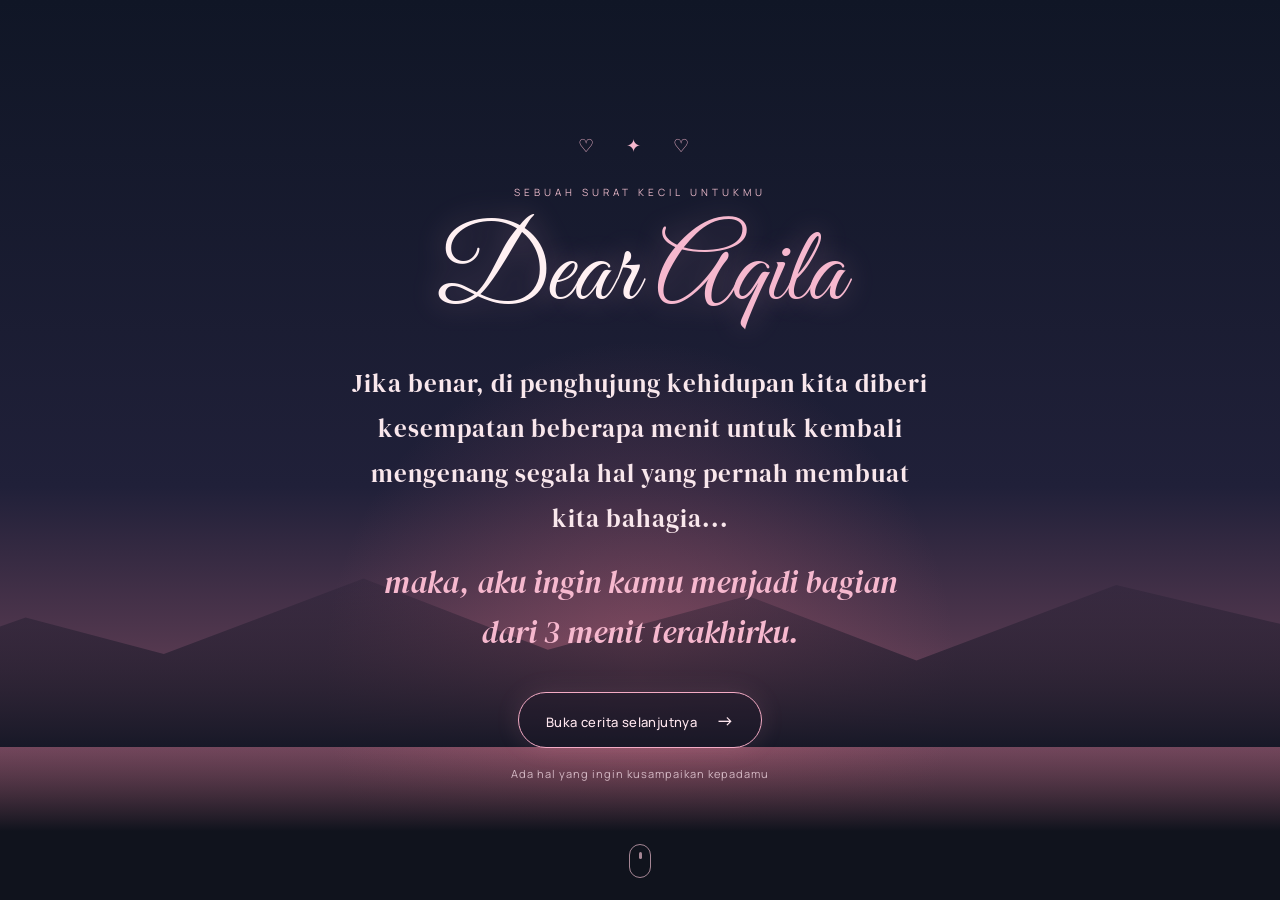
<file: index.html>
<!DOCTYPE html>
<html lang="id">
<head>
    <meta charset="UTF-8">
    <meta name="viewport" content="width=device-width, initial-scale=1.0">

    <title>Dear Aqila ♡</title>

    <link rel="preconnect" href="https://fonts.googleapis.com">
    <link rel="preconnect" href="https://fonts.gstatic.com" crossorigin>

    <link href="https://fonts.googleapis.com/css2?family=DM+Serif+Display:ital@0;1&family=Great+Vibes&family=Manrope:wght@300;400;500&display=swap" rel="stylesheet">

    <link rel="stylesheet" href="style.css">
</head>

<body>

    <main class="cover">

        <div class="stars" id="stars"></div>

        <div class="horizon"></div>
        <div class="silhouette"></div>

        <div class="petals" id="petals"></div>

        <section class="letter">

            <div class="ornament">♡ ✦ ♡</div>

            <p class="eyebrow">
                SEBUAH SURAT KECIL UNTUKMU
            </p>

            <h1>
                Dear <span>Aqila</span>
            </h1>

            <p class="intro">
                Jika benar, di penghujung kehidupan kita
                diberi kesempatan beberapa menit
                untuk kembali mengenang segala hal
                yang pernah membuat kita bahagia...
            </p>

            <p class="highlight">
                maka, aku ingin kamu menjadi bagian
                <br>
                dari 3 menit terakhirku.
            </p>

            <button id="continueBtn" type="button">
                Buka cerita selanjutnya
                <span>→</span>
            </button>

            <p class="hint" id="hint">
                Ada hal yang ingin kusampaikan kepadamu
            </p>

        </section>

        <div class="scroll-mark">
            <span></span>
        </div>

    </main>

    <script src="script.js"></script>

</body>
</html>
</file>
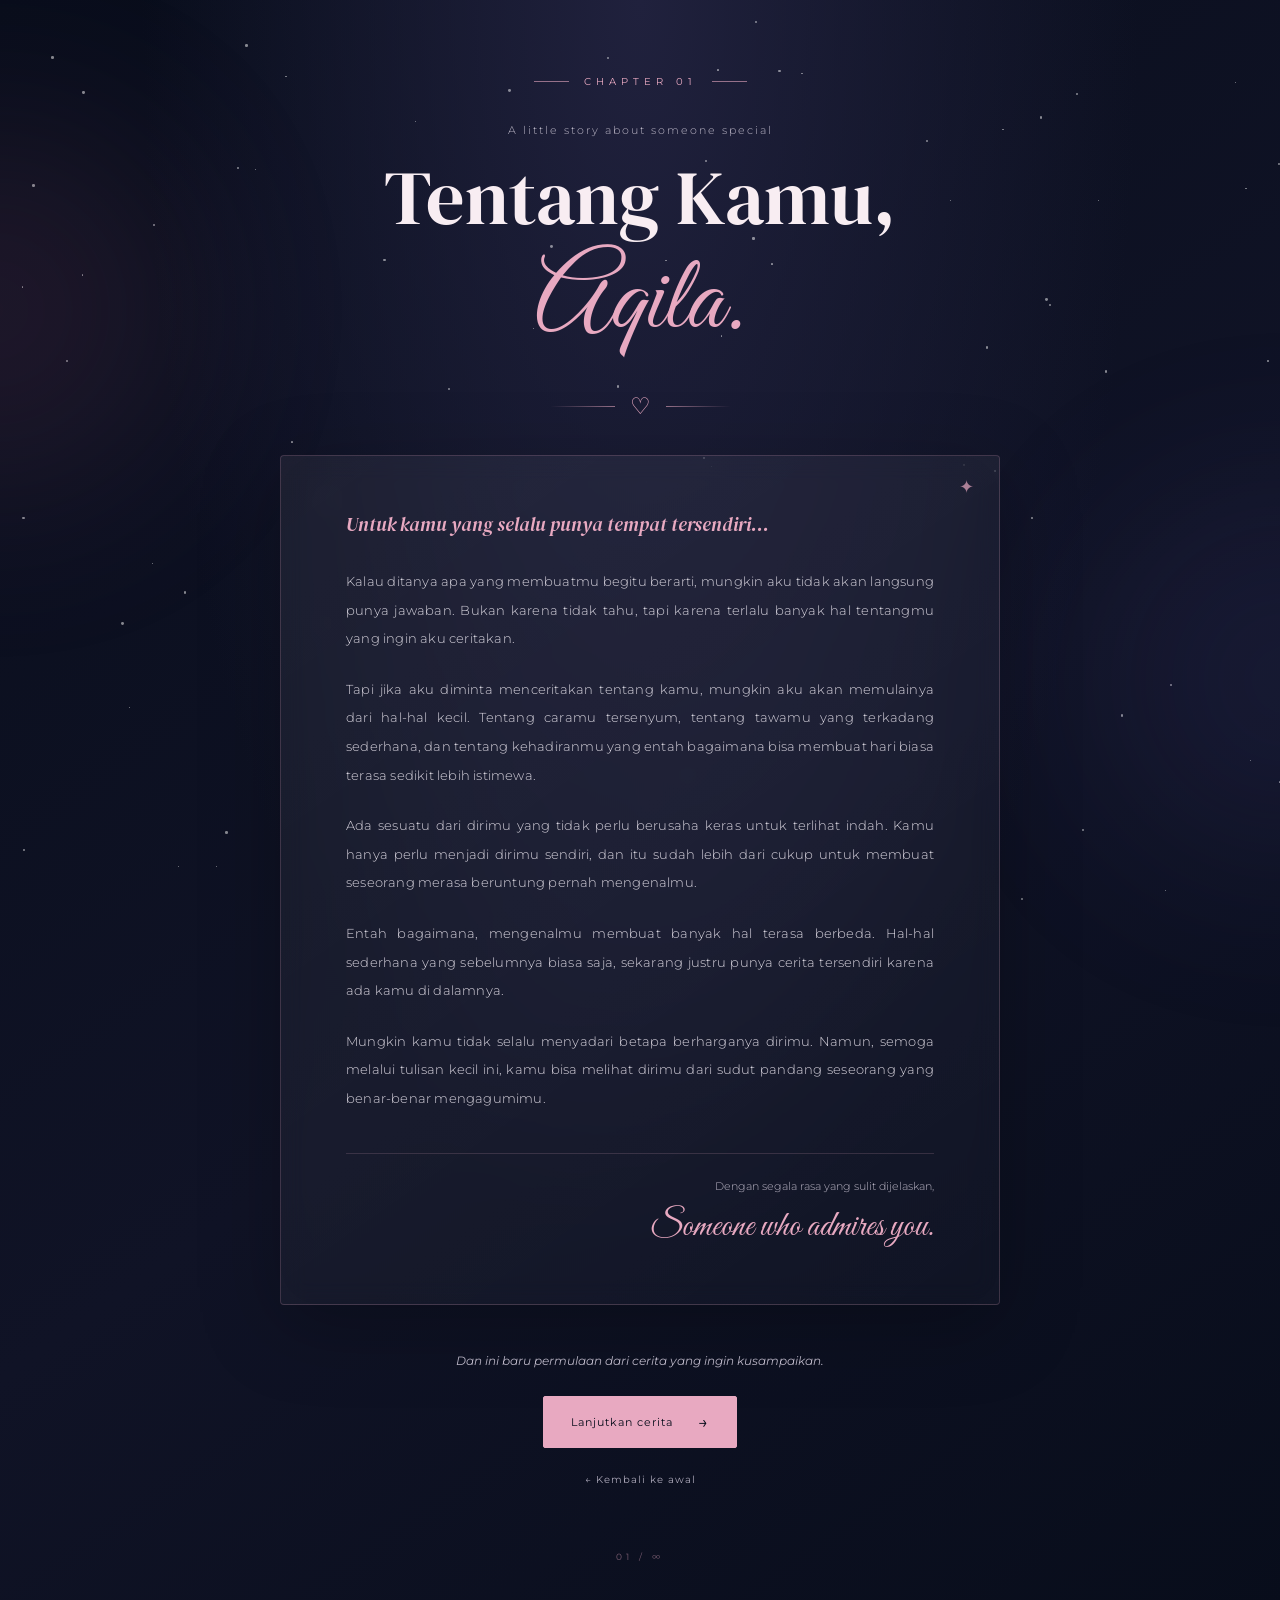
<file: page1.html>
<!DOCTYPE html>
<html lang="id">
<head>
    <meta charset="UTF-8">
    <meta name="viewport" content="width=device-width, initial-scale=1.0">

    <title>Dear Aqila — Tentang Kamu</title>

    <link rel="preconnect" href="https://fonts.googleapis.com">
    <link rel="preconnect" href="https://fonts.gstatic.com" crossorigin>

    <link href="https://fonts.googleapis.com/css2?family=DM+Serif+Display:ital@0;1&family=Great+Vibes&family=Montserrat:wght@300;400;500&display=swap" rel="stylesheet">

    <link rel="stylesheet" href="page1.css">
</head>

<body>

    <div class="stars" id="stars"></div>
    <div class="ambient ambient-one"></div>
    <div class="ambient ambient-two"></div>

    <main class="page-container">

        <div class="top-label">
            <span class="line"></span>
            <span>CHAPTER 01</span>
            <span class="line"></span>
        </div>

        <p class="eyebrow">A little story about someone special</p>

        <h1 class="main-title">
            Tentang Kamu,
            <span>Aqila.</span>
        </h1>

        <div class="heart-divider">
            <span></span>
            <div>♡</div>
            <span></span>
        </div>

        <section class="letter-card">

            <div class="card-decoration">✦</div>

            <p class="greeting">Untuk kamu yang selalu punya tempat tersendiri...</p>

            <div class="letter-content" id="letterContent">

                <p>
                    Kalau ditanya apa yang membuatmu begitu berarti, 
                    mungkin aku tidak akan langsung punya jawaban. 
                    Bukan karena tidak tahu, tapi karena terlalu banyak hal tentangmu yang ingin aku ceritakan.
                </p>

                <p>
                    Tapi jika aku diminta menceritakan tentang kamu,
                    mungkin aku akan memulainya dari hal-hal kecil.
                    Tentang caramu tersenyum, tentang tawamu yang terkadang
                    sederhana, dan tentang kehadiranmu yang entah bagaimana
                    bisa membuat hari biasa terasa sedikit lebih istimewa.
                </p>

                <p>
                    Ada sesuatu dari dirimu yang tidak perlu berusaha keras
                    untuk terlihat indah. Kamu hanya perlu menjadi dirimu sendiri,
                    dan itu sudah lebih dari cukup untuk membuat seseorang
                    merasa beruntung pernah mengenalmu.
                </p>

                <p>
                    Entah bagaimana, mengenalmu membuat banyak hal terasa berbeda. 
                    Hal-hal sederhana yang sebelumnya biasa saja,
                    sekarang justru punya cerita tersendiri karena ada kamu di dalamnya.
                </p>

                <p>
                    Mungkin kamu tidak selalu menyadari betapa berharganya
                    dirimu. Namun, semoga melalui tulisan kecil ini,
                    kamu bisa melihat dirimu dari sudut pandang seseorang
                    yang benar-benar mengagumimu.
                </p>

            </div>

            <div class="signature">
                <span>Dengan segala rasa yang sulit dijelaskan,</span>
                <h2>Someone who admires you.</h2>
            </div>

        </section>

        <div class="bottom-section">

            <p class="closing-text">
                Dan ini baru permulaan dari cerita yang ingin kusampaikan.
            </p>

            <button class="next-button" id="nextButton">
                <span>Lanjutkan cerita</span>
                <span class="arrow">→</span>
            </button>

            <a href="index.html" class="back-link">
                ← Kembali ke awal
            </a>

        </div>

        
        <div class="page-number">01 / ∞</div>

    </main>

    <script src="page1.js"></script>

</body>
</html>
</file>
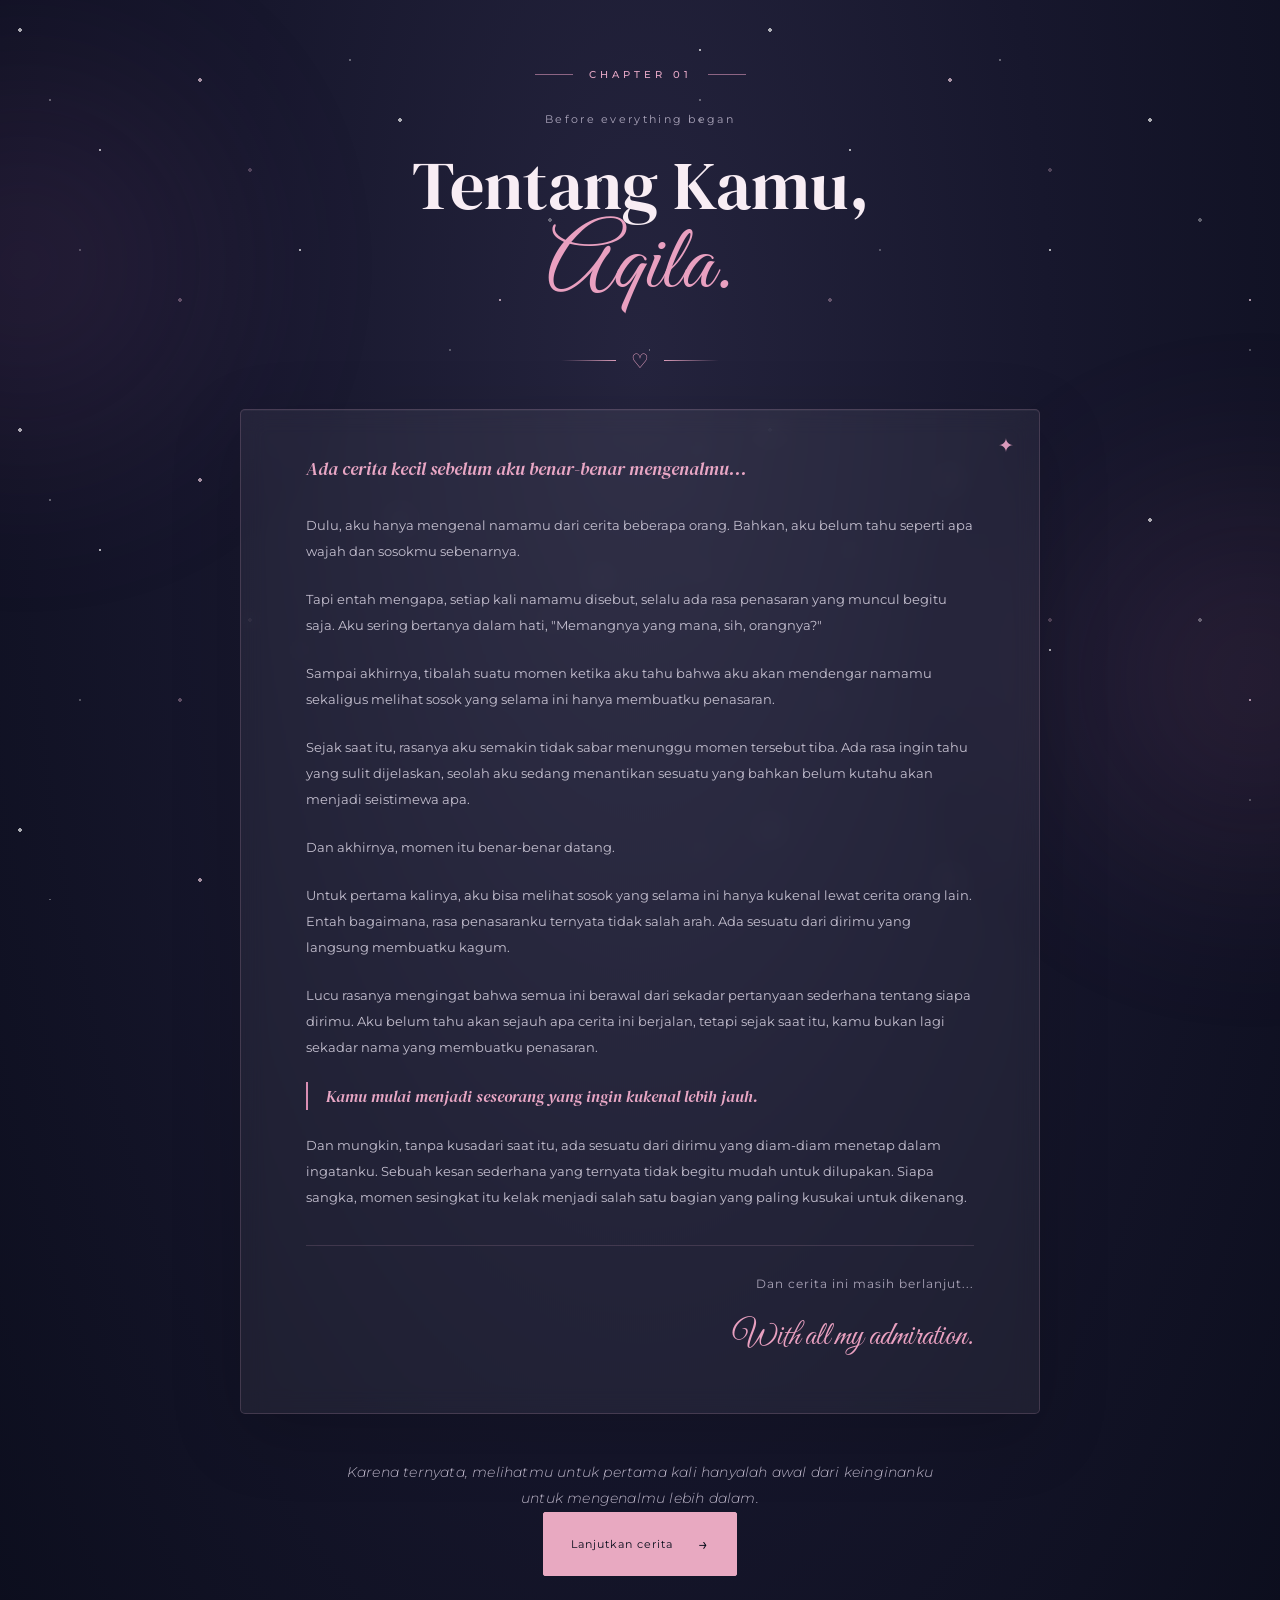
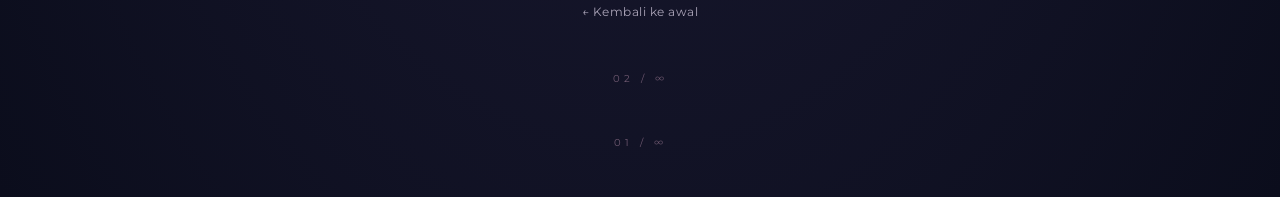
<file: page2.html>
<!DOCTYPE html>
<html lang="id">
<head>
    <meta charset="UTF-8">
    <meta name="viewport" content="width=device-width, initial-scale=1.0">

    <title>Dear Aqila — Before I Knew You</title>

    <link rel="preconnect" href="https://fonts.googleapis.com">
    <link rel="preconnect" href="https://fonts.gstatic.com" crossorigin>

    <link href="https://fonts.googleapis.com/css2?family=DM+Serif+Display:ital@0;1&family=Great+Vibes&family=Montserrat:wght@300;400;500&display=swap" rel="stylesheet">

    <link rel="stylesheet" href="page2.css">
</head>

<body>

    <!-- Background bintang -->
    <div class="stars" id="stars"></div>

    <!-- Cahaya dekoratif -->
    <div class="ambient ambient-one"></div>
    <div class="ambient ambient-two"></div>

    <main class="page-container">

        <!-- Header -->
        <div class="top-label">
            <span class="line"></span>
            <span>CHAPTER 01</span>
            <span class="line"></span>
        </div>

        <p class="eyebrow">Before everything began</p>

        <h1 class="main-title">
            Tentang Kamu,
            <span>Aqila.</span>
        </h1>

        <!-- Pemisah hati -->
        <div class="heart-divider">
            <span></span>
            <div>♡</div>
            <span></span>
        </div>

        <!-- Kartu cerita -->
        <section class="letter-card">

            <div class="card-decoration">✦</div>

            <p class="greeting">
                Ada cerita kecil sebelum aku benar-benar mengenalmu...
            </p>

            <div class="letter-content">

                <p>
                    Dulu, aku hanya mengenal namamu dari cerita beberapa orang.
                    Bahkan, aku belum tahu seperti apa wajah dan sosokmu sebenarnya.
                </p>

                <p>
                    Tapi entah mengapa, setiap kali namamu disebut,
                    selalu ada rasa penasaran yang muncul begitu saja.
                    Aku sering bertanya dalam hati,
                    "Memangnya yang mana, sih, orangnya?"
                </p>

                <p>
                    Sampai akhirnya, tibalah suatu momen ketika aku tahu
                    bahwa aku akan mendengar namamu sekaligus melihat
                    sosok yang selama ini hanya membuatku penasaran.
                </p>

                <p>
                    Sejak saat itu, rasanya aku semakin tidak sabar
                    menunggu momen tersebut tiba. Ada rasa ingin tahu
                    yang sulit dijelaskan, seolah aku sedang menantikan
                    sesuatu yang bahkan belum kutahu akan menjadi
                    seistimewa apa.
                </p>

                <p>
                    Dan akhirnya, momen itu benar-benar datang.
                </p>

                <p>
                    Untuk pertama kalinya, aku bisa melihat sosok
                    yang selama ini hanya kukenal lewat cerita orang lain.
                    Entah bagaimana, rasa penasaranku ternyata tidak
                    salah arah. Ada sesuatu dari dirimu yang langsung
                    membuatku kagum.
                </p>

                <p>
                    Lucu rasanya mengingat bahwa semua ini berawal
                    dari sekadar pertanyaan sederhana tentang siapa dirimu.
                    Aku belum tahu akan sejauh apa cerita ini berjalan,
                    tetapi sejak saat itu, kamu bukan lagi sekadar nama
                    yang membuatku penasaran.
                </p>

                <p class="highlight-text">
                    Kamu mulai menjadi seseorang yang ingin kukenal lebih jauh.
                </p>

                <p>
                    Dan mungkin, tanpa kusadari saat itu, ada sesuatu dari
                    dirimu yang diam-diam menetap dalam ingatanku.
                    Sebuah kesan sederhana yang ternyata tidak begitu mudah
                    untuk dilupakan.
                    Siapa sangka, momen sesingkat itu kelak menjadi salah
                    satu bagian yang paling kusukai untuk dikenang.
                </p>

            </div>

            <!-- Penutup surat -->
            <div class="signature">
                <span>Dan cerita ini masih berlanjut...</span>
                <h2>With all my admiration.</h2>
            </div>

        </section>

        
<!-- Bagian bawah halaman -->
<div class="bottom-section">

    <p class="closing-text">
        Karena ternyata, melihatmu untuk pertama kali hanyalah
        awal dari keinginanku untuk mengenalmu lebih dalam.
    </p>

    <a href="page3.html" class="next-button">
        <span>Lanjutkan cerita</span>
        <span class="arrow">→</span>
    </a>

    <a href="page1.html" class="back-link">
        ← Kembali ke awal
    </a>

</div>

<!-- Nomor halaman -->
<div class="page-number">02 / ∞</div>

        <div class="page-number">01 / ∞</div>

    </main>

    <script src="page1.js"></script>

</body>
</html>
</file>
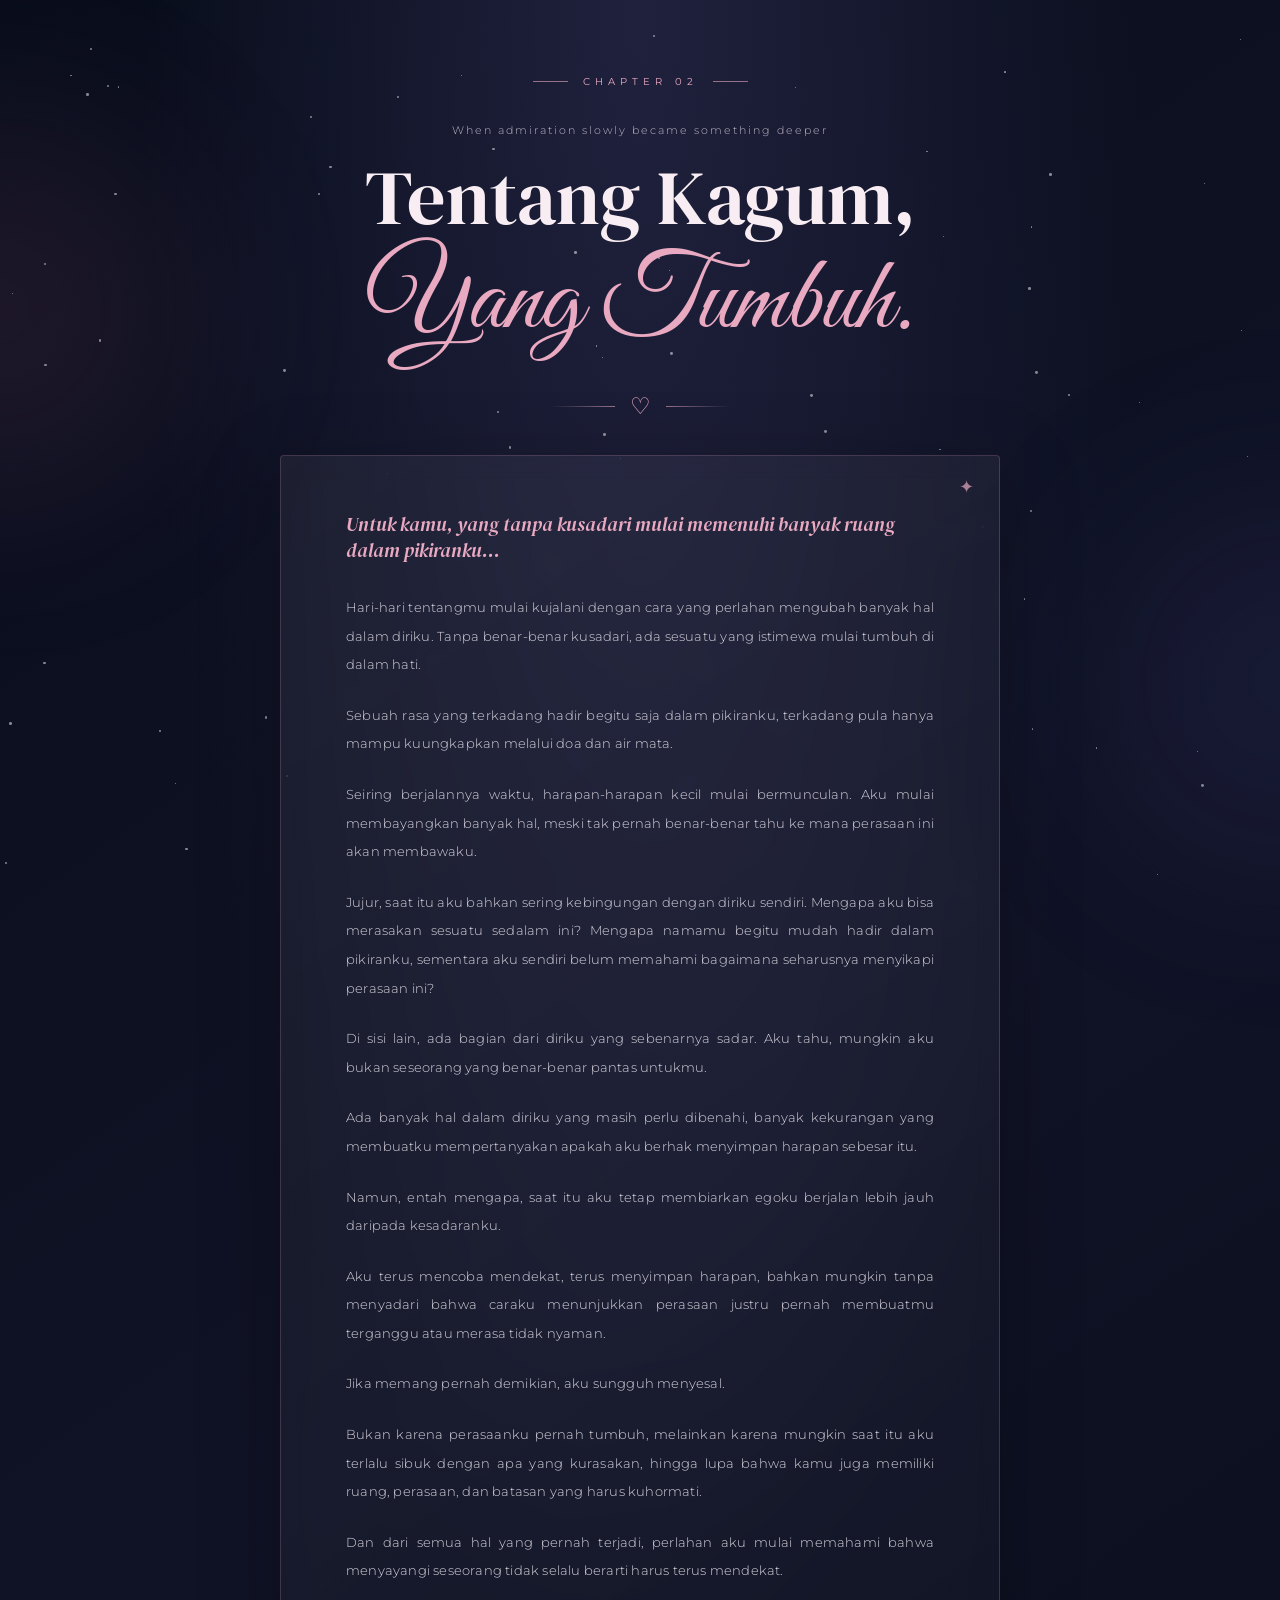
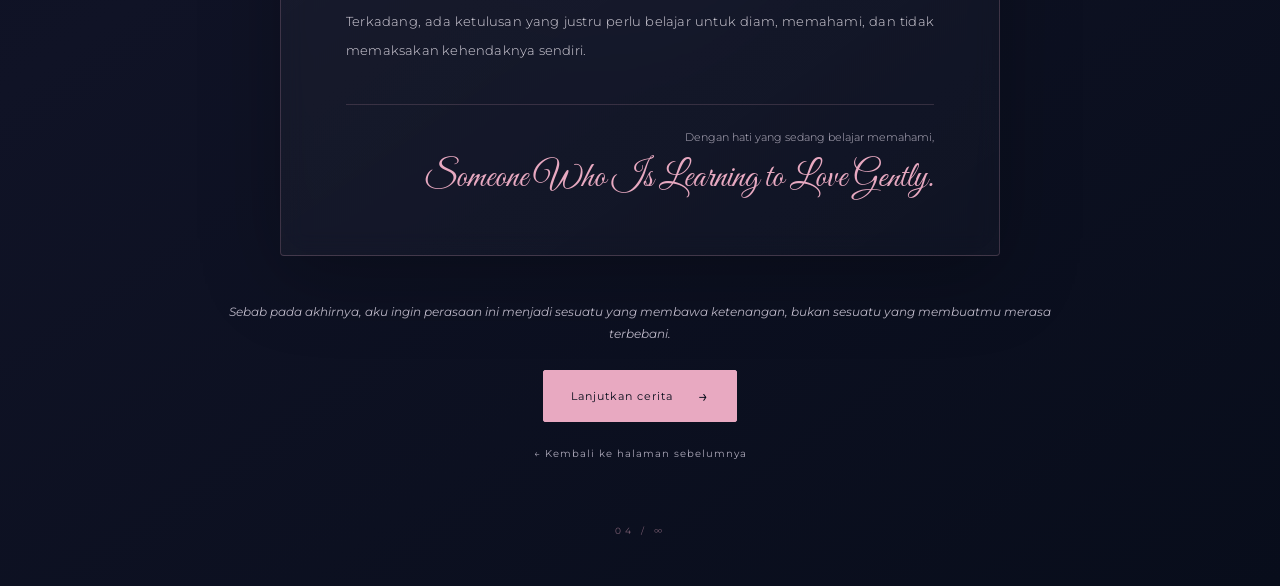
<file: page4.html>
<!DOCTYPE html>
<html lang="id">
<head>
    <meta charset="UTF-8">
    <meta name="viewport" content="width=device-width, initial-scale=1.0">

    <title>Dear Aqila — Tentang Rasa yang Tumbuh</title>

    <link rel="preconnect" href="https://fonts.googleapis.com">
    <link rel="preconnect" href="https://fonts.gstatic.com" crossorigin>

    <link href="https://fonts.googleapis.com/css2?family=DM+Serif+Display:ital@0;1&family=Great+Vibes&family=Montserrat:wght@300;400;500&display=swap" rel="stylesheet">

    <link rel="stylesheet" href="page3.css">
</head>

<body>

    <div class="stars" id="stars"></div>
    <div class="ambient ambient-one"></div>
    <div class="ambient ambient-two"></div>

    <main class="page-container">

        <div class="top-label">
            <span class="line"></span>
            <span>CHAPTER 02</span>
            <span class="line"></span>
        </div>

        <p class="eyebrow">
            When admiration slowly became something deeper
        </p>

        <h1 class="main-title">
            Tentang Kagum,
            <span>Yang Tumbuh.</span>
        </h1>

        <div class="heart-divider">
            <span></span>
            <div>♡</div>
            <span></span>
        </div>

        <section class="letter-card">

            <div class="card-decoration">✦</div>

            <p class="greeting">
                Untuk kamu, yang tanpa kusadari mulai memenuhi banyak ruang dalam pikiranku...
            </p>

            <div class="letter-content" id="letterContent">

                <p>
                    Hari-hari tentangmu mulai kujalani dengan cara
                    yang perlahan mengubah banyak hal dalam diriku.
                    Tanpa benar-benar kusadari, ada sesuatu yang
                    istimewa mulai tumbuh di dalam hati.
                </p>

                <p>
                    Sebuah rasa yang terkadang hadir begitu saja
                    dalam pikiranku, terkadang pula hanya mampu
                    kuungkapkan melalui doa dan air mata.
                </p>

                <p>
                    Seiring berjalannya waktu, harapan-harapan kecil
                    mulai bermunculan. Aku mulai membayangkan
                    banyak hal, meski tak pernah benar-benar tahu
                    ke mana perasaan ini akan membawaku.
                </p>

                <p>
                    Jujur, saat itu aku bahkan sering kebingungan
                    dengan diriku sendiri. Mengapa aku bisa
                    merasakan sesuatu sedalam ini?
                    Mengapa namamu begitu mudah hadir dalam
                    pikiranku, sementara aku sendiri belum
                    memahami bagaimana seharusnya menyikapi
                    perasaan ini?
                </p>

                <p>
                    Di sisi lain, ada bagian dari diriku
                    yang sebenarnya sadar. Aku tahu, mungkin
                    aku bukan seseorang yang benar-benar
                    pantas untukmu.
                </p>

                <p>
                    Ada banyak hal dalam diriku yang masih
                    perlu dibenahi, banyak kekurangan yang
                    membuatku mempertanyakan apakah aku
                    berhak menyimpan harapan sebesar itu.
                </p>

                <p>
                    Namun, entah mengapa, saat itu aku tetap
                    membiarkan egoku berjalan lebih jauh
                    daripada kesadaranku.
                </p>

                <p>
                    Aku terus mencoba mendekat, terus
                    menyimpan harapan, bahkan mungkin tanpa
                    menyadari bahwa caraku menunjukkan
                    perasaan justru pernah membuatmu
                    terganggu atau merasa tidak nyaman.
                </p>

                <p>
                    Jika memang pernah demikian,
                    aku sungguh menyesal.
                </p>

                <p>
                    Bukan karena perasaanku pernah tumbuh,
                    melainkan karena mungkin saat itu
                    aku terlalu sibuk dengan apa yang kurasakan,
                    hingga lupa bahwa kamu juga memiliki
                    ruang, perasaan, dan batasan
                    yang harus kuhormati.
                </p>

                <p>
                    Dan dari semua hal yang pernah terjadi,
                    perlahan aku mulai memahami bahwa
                    menyayangi seseorang tidak selalu berarti
                    harus terus mendekat.
                </p>

                <p>
                    Terkadang, ada ketulusan yang justru
                    perlu belajar untuk diam, memahami,
                    dan tidak memaksakan kehendaknya sendiri.
                </p>

            </div>

            <div class="signature">
                <span>Dengan hati yang sedang belajar memahami,</span>
                <h2>Someone Who Is Learning to Love Gently.</h2>
            </div>

        </section>

        <div class="bottom-section">

            <p class="closing-text">
                Sebab pada akhirnya, aku ingin perasaan ini
                menjadi sesuatu yang membawa ketenangan,
                bukan sesuatu yang membuatmu merasa terbebani.
            </p>

            <a href="page5.html" class="next-button">
                <span>Lanjutkan cerita</span>
                <span class="arrow">→</span>
            </a>

            <a href="page3.html" class="back-link">
                ← Kembali ke halaman sebelumnya
            </a>

        </div>

        <div class="page-number">04 / ∞</div>

    </main>

    <script src="page4.js"></script>

</body>
</html>
</file>
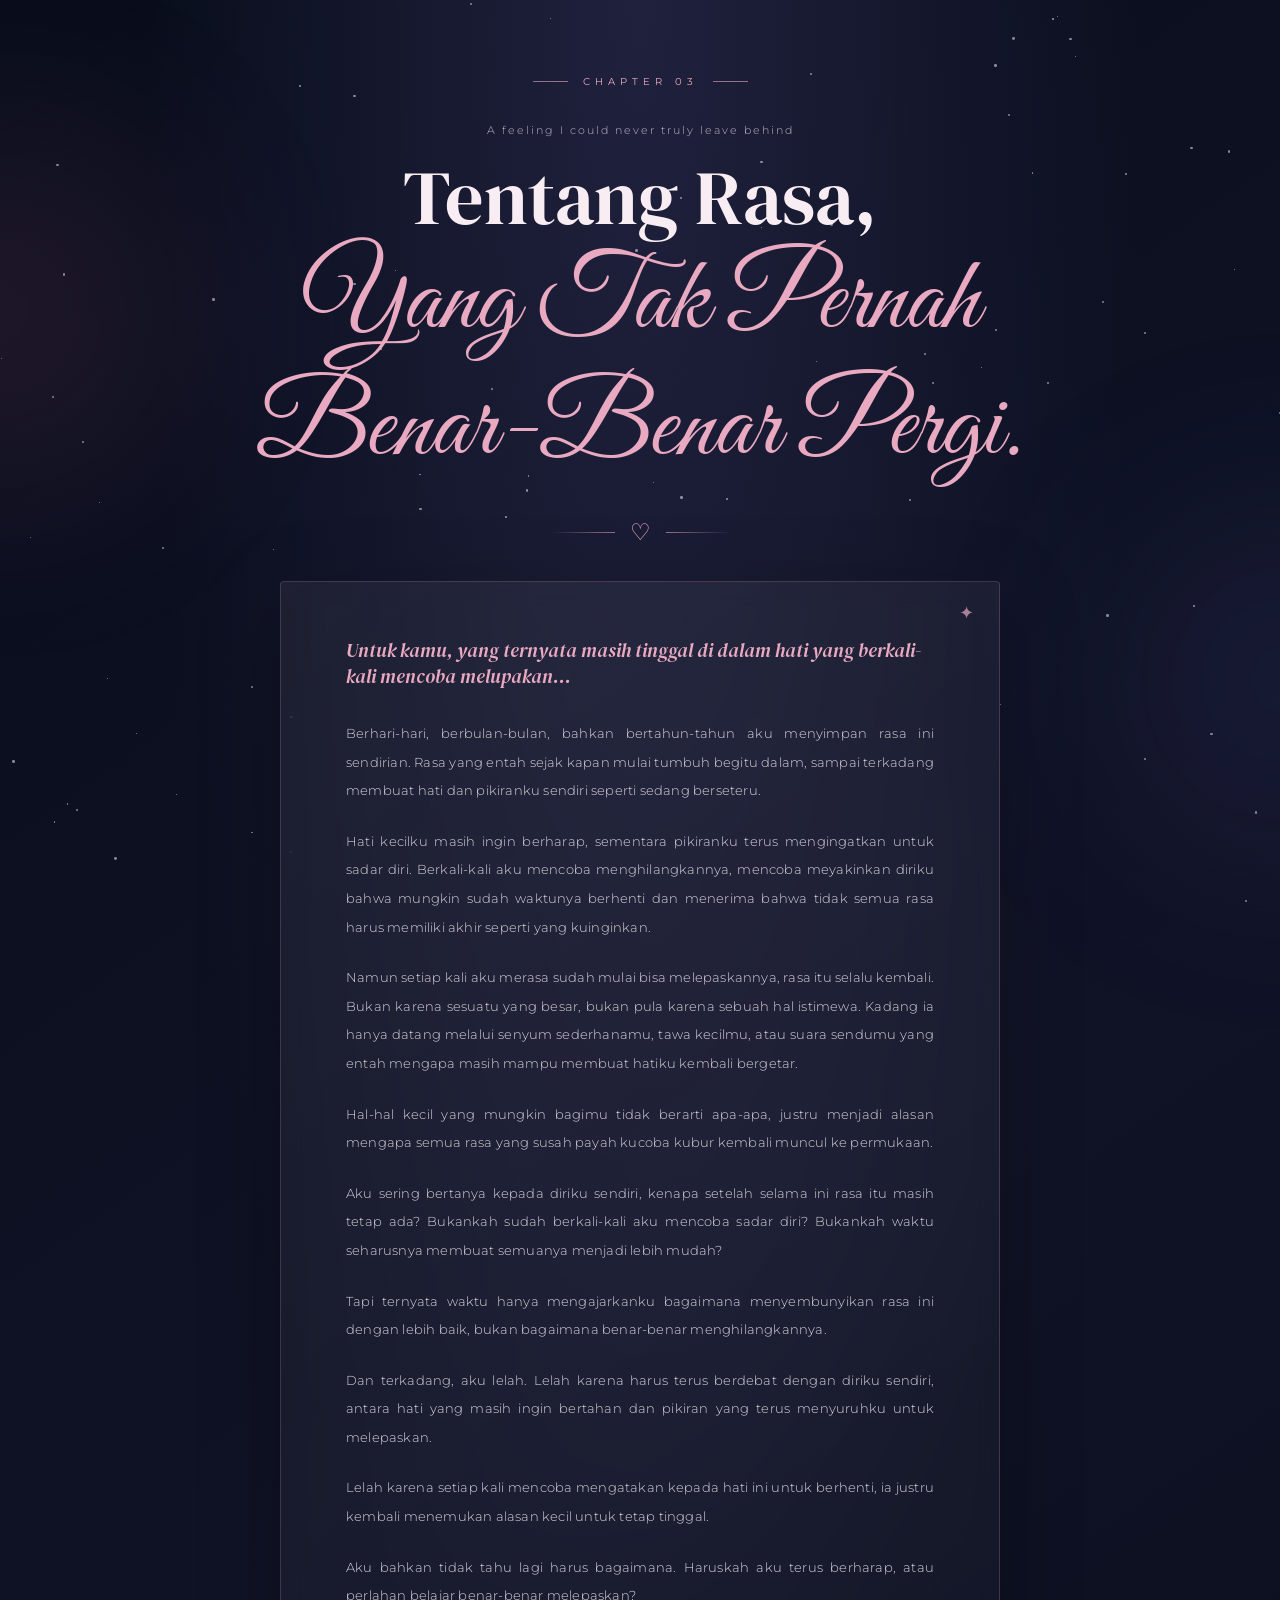
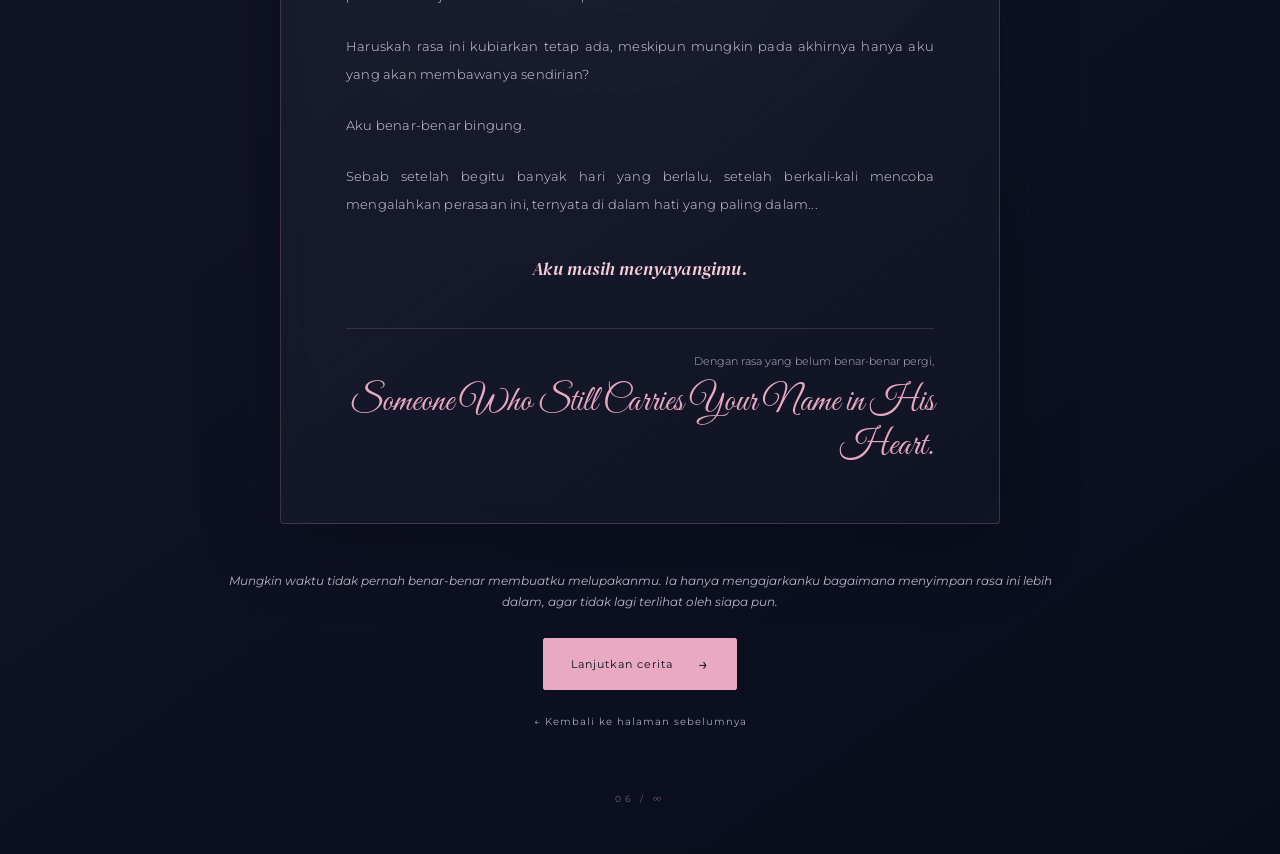
<file: page6.html>
<!DOCTYPE html>
<html lang="id">
<head>
    <meta charset="UTF-8">
    <meta name="viewport" content="width=device-width, initial-scale=1.0">

    <title>Dear Aqila — Tentang Rasa, Yang Tak Pernah Benar-Benar Pergi</title>

    <!-- Google Fonts -->
    <link rel="preconnect" href="https://fonts.googleapis.com">
    <link rel="preconnect" href="https://fonts.gstatic.com" crossorigin>

    <link href="https://fonts.googleapis.com/css2?family=DM+Serif+Display:ital@0;1&family=Great+Vibes&family=Montserrat:wght@300;400;500&display=swap" rel="stylesheet">

    <!-- CSS -->
    <link rel="stylesheet" href="page3.css">
    <link rel="stylesheet" href="page6.css">
</head>

<body>

    <!-- Background -->
    <div class="stars" id="stars"></div>

    <div class="ambient ambient-one"></div>
    <div class="ambient ambient-two"></div>

    <!-- Main Container -->
    <main class="page-container">

        <!-- Chapter Label -->
        <div class="top-label">
            <span class="line"></span>
            <span>CHAPTER 03</span>
            <span class="line"></span>
        </div>

        <!-- Eyebrow -->
        <p class="eyebrow">
            A feeling I could never truly leave behind
        </p>

        <!-- Main Title -->
        <h1 class="main-title">
            Tentang Rasa,
            <span>Yang Tak Pernah Benar-Benar Pergi.</span>
        </h1>

        <!-- Heart Divider -->
        <div class="heart-divider">
            <span></span>
            <div>♡</div>
            <span></span>
        </div>

        <!-- Letter Card -->
        <section class="letter-card">

            <div class="card-decoration">✦</div>

            <!-- Greeting -->
            <p class="greeting">
                Untuk kamu, yang ternyata masih tinggal di dalam
                hati yang berkali-kali mencoba melupakan...
            </p>

            <!-- Story Content -->
            <div class="letter-content" id="letterContent">

                <p>
                    Berhari-hari, berbulan-bulan, bahkan bertahun-tahun
                    aku menyimpan rasa ini sendirian. Rasa yang entah
                    sejak kapan mulai tumbuh begitu dalam, sampai
                    terkadang membuat hati dan pikiranku sendiri
                    seperti sedang berseteru.
                </p>

                <p>
                    Hati kecilku masih ingin berharap, sementara
                    pikiranku terus mengingatkan untuk sadar diri.
                    Berkali-kali aku mencoba menghilangkannya,
                    mencoba meyakinkan diriku bahwa mungkin sudah
                    waktunya berhenti dan menerima bahwa tidak semua
                    rasa harus memiliki akhir seperti yang kuinginkan.
                </p>

                <p>
                    Namun setiap kali aku merasa sudah mulai bisa
                    melepaskannya, rasa itu selalu kembali. Bukan
                    karena sesuatu yang besar, bukan pula karena
                    sebuah hal istimewa. Kadang ia hanya datang
                    melalui senyum sederhanamu, tawa kecilmu, atau
                    suara sendumu yang entah mengapa masih mampu
                    membuat hatiku kembali bergetar.
                </p>

                <p>
                    Hal-hal kecil yang mungkin bagimu tidak berarti
                    apa-apa, justru menjadi alasan mengapa semua rasa
                    yang susah payah kucoba kubur kembali muncul
                    ke permukaan.
                </p>

                <p>
                    Aku sering bertanya kepada diriku sendiri,
                    kenapa setelah selama ini rasa itu masih tetap
                    ada? Bukankah sudah berkali-kali aku mencoba
                    sadar diri? Bukankah waktu seharusnya membuat
                    semuanya menjadi lebih mudah?
                </p>

                <p>
                    Tapi ternyata waktu hanya mengajarkanku
                    bagaimana menyembunyikan rasa ini dengan lebih
                    baik, bukan bagaimana benar-benar
                    menghilangkannya.
                </p>

                <p>
                    Dan terkadang, aku lelah. Lelah karena harus
                    terus berdebat dengan diriku sendiri, antara
                    hati yang masih ingin bertahan dan pikiran
                    yang terus menyuruhku untuk melepaskan.
                </p>

                <p>
                    Lelah karena setiap kali mencoba mengatakan
                    kepada hati ini untuk berhenti, ia justru
                    kembali menemukan alasan kecil untuk tetap
                    tinggal.
                </p>

                <p>
                    Aku bahkan tidak tahu lagi harus bagaimana.
                    Haruskah aku terus berharap, atau perlahan
                    belajar benar-benar melepaskan?
                </p>

                <p>
                    Haruskah rasa ini kubiarkan tetap ada,
                    meskipun mungkin pada akhirnya hanya aku
                    yang akan membawanya sendirian?
                </p>

                <p>
                    Aku benar-benar bingung.
                </p>

                <p>
                    Sebab setelah begitu banyak hari yang berlalu,
                    setelah berkali-kali mencoba mengalahkan
                    perasaan ini, ternyata di dalam hati yang
                    paling dalam...
                </p>

                <p>
                    Aku masih menyayangimu.
                </p>

            </div>

            <!-- Signature -->
            <div class="signature">

                <span>
                    Dengan rasa yang belum benar-benar pergi,
                </span>

                <h2>
                    Someone Who Still Carries Your Name in His Heart.
                </h2>

            </div>

        </section>

        <!-- Bottom Section -->
        <div class="bottom-section">

            <p class="closing-text">
                Mungkin waktu tidak pernah benar-benar membuatku
                melupakanmu. Ia hanya mengajarkanku bagaimana
                menyimpan rasa ini lebih dalam, agar tidak lagi
                terlihat oleh siapa pun.
            </p>

            <!-- Next Page -->
            <a href="page7.html" class="next-button">
                <span>Lanjutkan cerita</span>
                <span class="arrow">→</span>
            </a>

            <!-- Back Page -->
            <a href="page5.html" class="back-link">
                ← Kembali ke halaman sebelumnya
            </a>

        </div>

        <!-- Page Number -->
        <div class="page-number">
            06 / ∞
        </div>

    </main>

    <!-- JavaScript -->
    <script src="page6.js"></script>

</body>
</html>
</file>
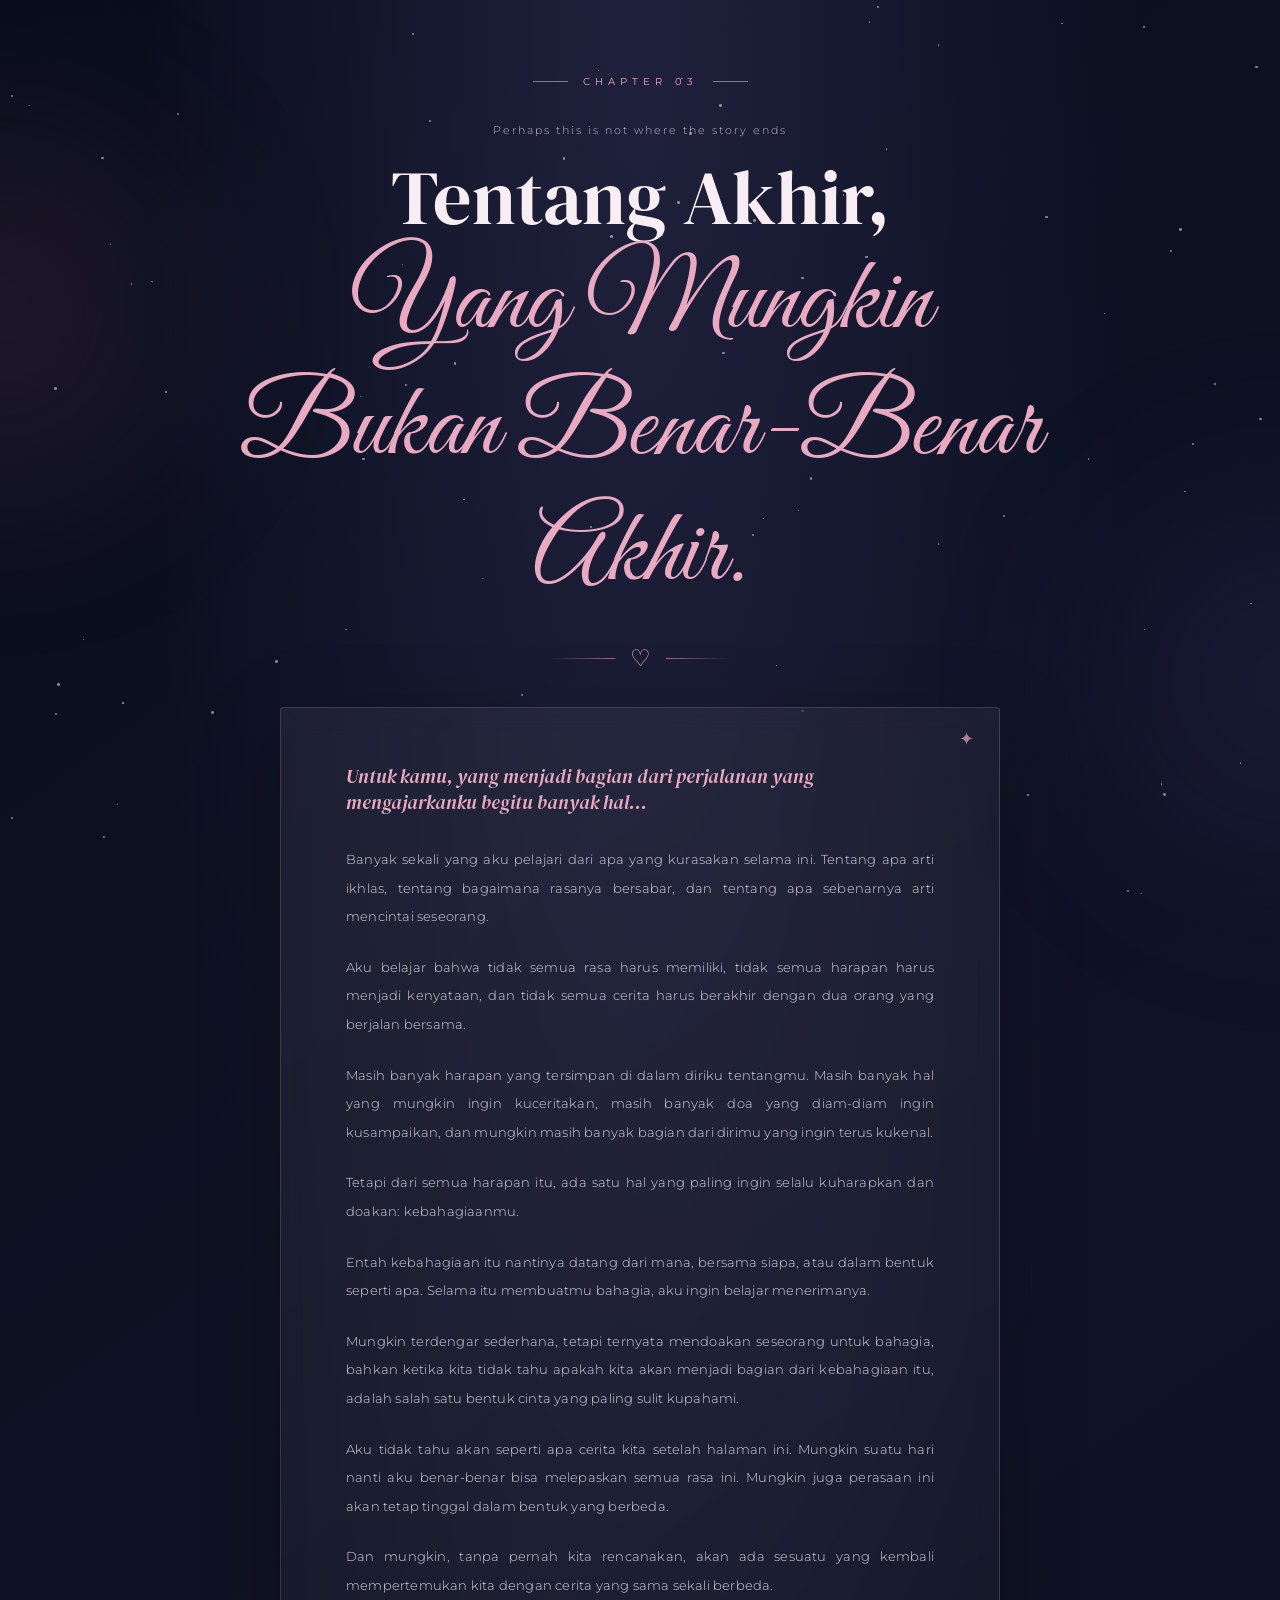
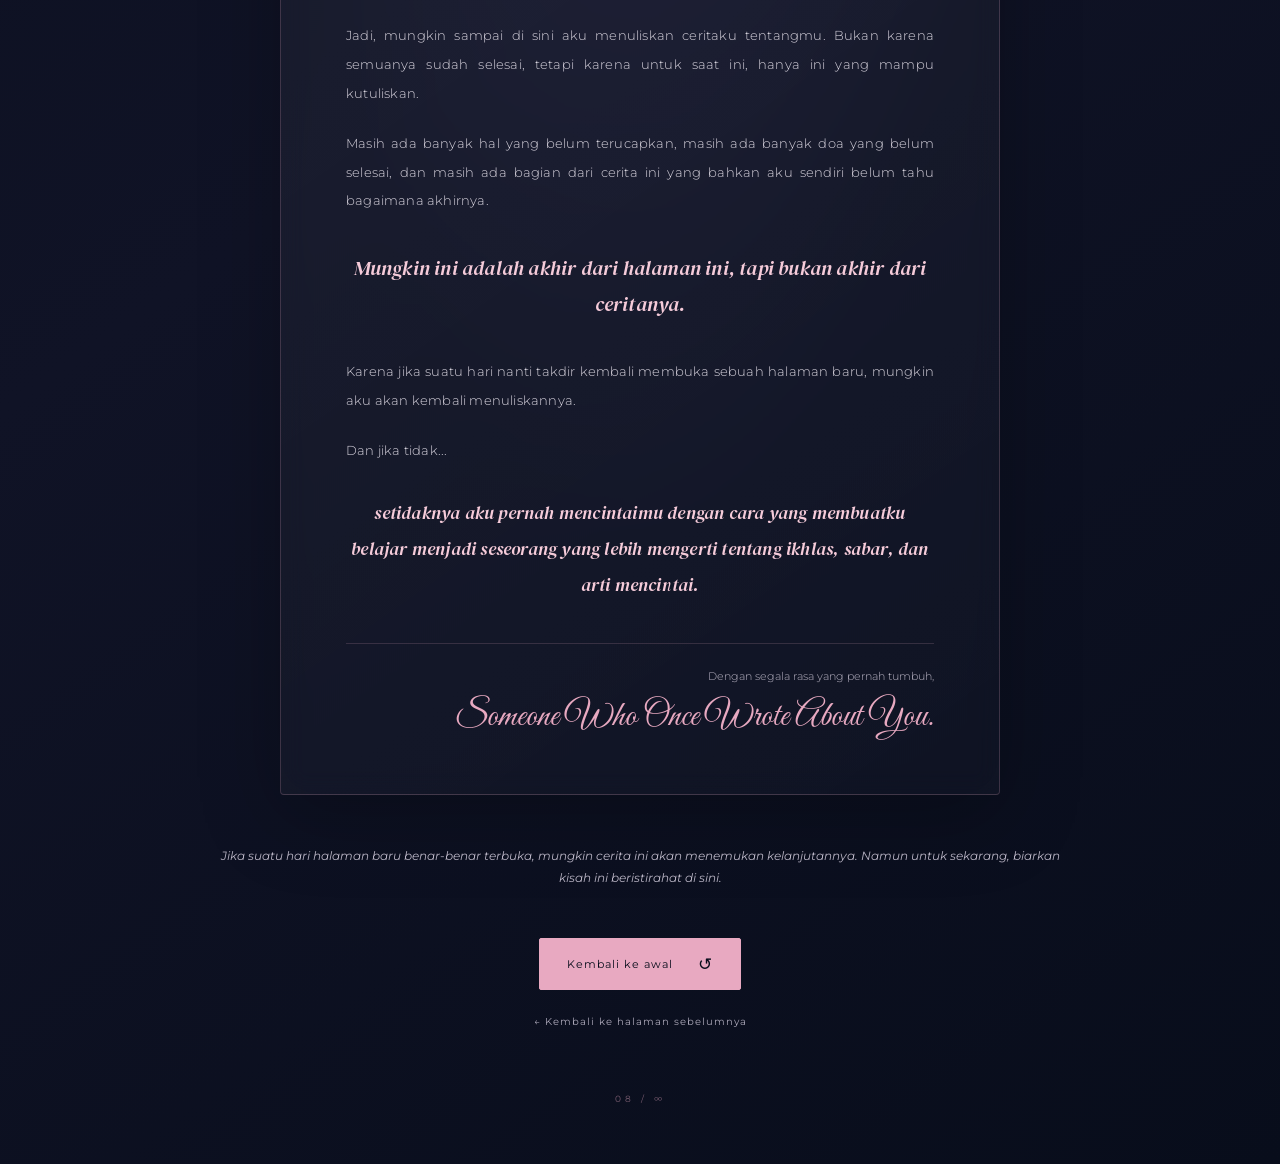
<file: page8.html>
<!DOCTYPE html>
<html lang="id">
<head>
    <meta charset="UTF-8">
    <meta name="viewport" content="width=device-width, initial-scale=1.0">

    <title>Dear Aqila — Tentang Rasa, Yang Tak Pernah Benar-Benar Pergi</title>

    <!-- Google Fonts -->
    <link rel="preconnect" href="https://fonts.googleapis.com">
    <link rel="preconnect" href="https://fonts.gstatic.com" crossorigin>

    <link href="https://fonts.googleapis.com/css2?family=DM+Serif+Display:ital@0;1&family=Great+Vibes&family=Montserrat:wght@300;400;500&display=swap" rel="stylesheet">

    <!-- CSS -->
    <link rel="stylesheet" href="page3.css">
    <link rel="stylesheet" href="page8.css">
</head>

<body>

    <!-- Background -->
    <div class="stars" id="stars"></div>

    <div class="ambient ambient-one"></div>
    <div class="ambient ambient-two"></div>

    <!-- Main Container -->
    <main class="page-container">

        <!-- Chapter Label -->
        <div class="top-label">
            <span class="line"></span>
            <span>CHAPTER 03</span>
            <span class="line"></span>
        </div>

        <!-- Eyebrow -->
        <p class="eyebrow">
            Perhaps this is not where the story ends
        </p>

        <!-- Main Title -->
        <h1 class="main-title">
            Tentang Akhir,
            <span>Yang Mungkin Bukan Benar-Benar Akhir.</span>
        </h1>

        <!-- Heart Divider -->
        <div class="heart-divider">
            <span></span>
            <div>♡</div>
            <span></span>
        </div>

        <!-- Letter Card -->
        <section class="letter-card">

            <div class="card-decoration">✦</div>

            <!-- Greeting -->
            <p class="greeting">
                Untuk kamu, yang menjadi bagian dari perjalanan
                yang mengajarkanku begitu banyak hal...
            </p>

            <!-- Story Content -->
            <div class="letter-content" id="letterContent">

                <p>
                    Banyak sekali yang aku pelajari dari apa yang
                    kurasakan selama ini. Tentang apa arti ikhlas,
                    tentang bagaimana rasanya bersabar, dan tentang
                    apa sebenarnya arti mencintai seseorang.
                </p>

                <p>
                    Aku belajar bahwa tidak semua rasa harus memiliki,
                    tidak semua harapan harus menjadi kenyataan,
                    dan tidak semua cerita harus berakhir dengan
                    dua orang yang berjalan bersama.
                </p>

                <p>
                    Masih banyak harapan yang tersimpan di dalam
                    diriku tentangmu. Masih banyak hal yang mungkin
                    ingin kuceritakan, masih banyak doa yang diam-diam
                    ingin kusampaikan, dan mungkin masih banyak bagian
                    dari dirimu yang ingin terus kukenal.
                </p>

                <p>
                    Tetapi dari semua harapan itu, ada satu hal yang
                    paling ingin selalu kuharapkan dan doakan:
                    kebahagiaanmu.
                </p>

                <p>
                    Entah kebahagiaan itu nantinya datang dari mana,
                    bersama siapa, atau dalam bentuk seperti apa.
                    Selama itu membuatmu bahagia, aku ingin belajar
                    menerimanya.
                </p>

                <p>
                    Mungkin terdengar sederhana, tetapi ternyata
                    mendoakan seseorang untuk bahagia, bahkan ketika
                    kita tidak tahu apakah kita akan menjadi bagian
                    dari kebahagiaan itu, adalah salah satu bentuk
                    cinta yang paling sulit kupahami.
                </p>

                <p>
                    Aku tidak tahu akan seperti apa cerita kita
                    setelah halaman ini. Mungkin suatu hari nanti
                    aku benar-benar bisa melepaskan semua rasa ini.
                    Mungkin juga perasaan ini akan tetap tinggal
                    dalam bentuk yang berbeda.
                </p>

                <p>
                    Dan mungkin, tanpa pernah kita rencanakan,
                    akan ada sesuatu yang kembali mempertemukan kita
                    dengan cerita yang sama sekali berbeda.
                </p>

                <p>
                    Jadi, mungkin sampai di sini aku menuliskan
                    ceritaku tentangmu. Bukan karena semuanya sudah
                    selesai, tetapi karena untuk saat ini, hanya ini
                    yang mampu kutuliskan.
                </p>

                <p>
                    Masih ada banyak hal yang belum terucapkan,
                    masih ada banyak doa yang belum selesai, dan
                    masih ada bagian dari cerita ini yang bahkan
                    aku sendiri belum tahu bagaimana akhirnya.
                </p>

                <p class="ending-highlight">
                    Mungkin ini adalah akhir dari halaman ini,
                    tapi bukan akhir dari ceritanya.
                </p>

                <p>
                    Karena jika suatu hari nanti takdir kembali
                    membuka sebuah halaman baru, mungkin aku akan
                    kembali menuliskannya.
                </p>

                <p>
                    Dan jika tidak...
                </p>

                <p class="ending-final">
                    setidaknya aku pernah mencintaimu dengan cara
                    yang membuatku belajar menjadi seseorang yang
                    lebih mengerti tentang ikhlas, sabar, dan arti
                    mencintai.
                </p>

            </div>

            <!-- Signature -->
            <div class="signature">

                <span>
                    Dengan segala rasa yang pernah tumbuh,
                </span>

                <h2>
                    Someone Who Once Wrote About You.
                </h2>

            </div>

        </section>

        <!-- Bottom Section -->
        <div class="bottom-section">

            <p class="closing-text">
                Jika suatu hari halaman baru benar-benar terbuka,
                mungkin cerita ini akan menemukan kelanjutannya.
                Namun untuk sekarang, biarkan kisah ini beristirahat
                di sini.
            </p>

            <!-- Ending Button -->
            <a href="index.html" class="next-button">
                <span>Kembali ke awal</span>
                <span class="arrow">↺</span>
            </a>

            <!-- Back Page -->
            <a href="page7.html" class="back-link">
                ← Kembali ke halaman sebelumnya
            </a>

        </div>

        <!-- Page Number -->
        <div class="page-number">
            08 / ∞
        </div>

    </main>

    <!-- JavaScript -->
    <script src="page8.js"></script>

</body>
</html>
</file>
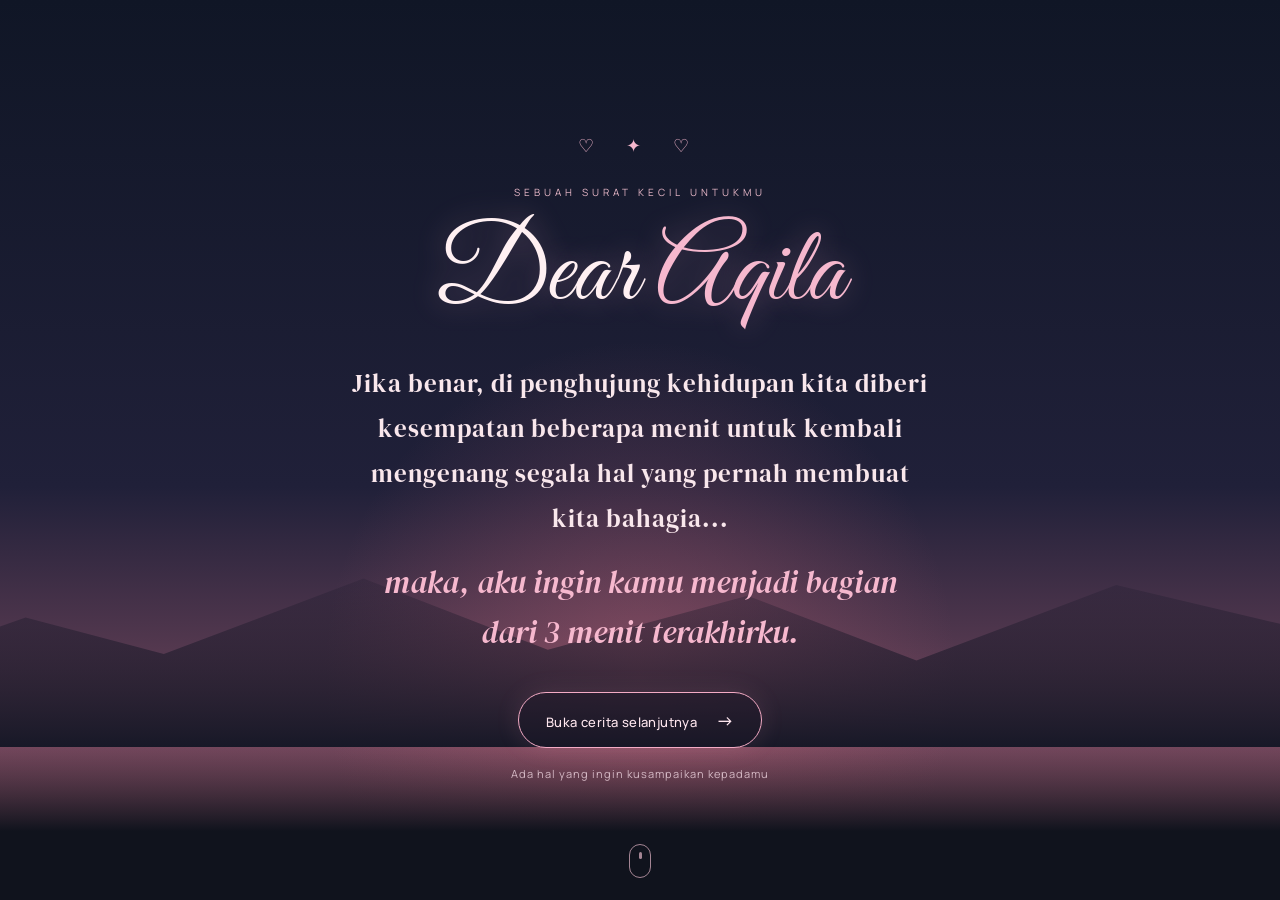
<file: player.html>
<!DOCTYPE html>
<html lang="id">
<head>
    <meta charset="UTF-8">
    <meta name="viewport" content="width=device-width, initial-scale=1.0">

    <title>Dear Aqila ♡</title>

    <style>
        * {
            margin: 0;
            padding: 0;
            box-sizing: border-box;
        }

        html, body {
            width: 100%;
            height: 100%;
            overflow: hidden;
            background: #080b18;
        }

        iframe {
            width: 100%;
            height: 100%;
            border: none;
            display: block;
        }
    </style>
</head>

<body>

    <iframe
        id="storyFrame"
        src="index.html"
        title="Dear Aqila">
    </iframe>

    <audio id="bgMusic" loop preload="auto">
        <source src="./dearaqila.mp3" type="audio/mpeg">
    </audio>

    <script>
        const music = document.getElementById("bgMusic");
        const storyFrame = document.getElementById("storyFrame");

        music.volume = 0.35;

        window.addEventListener("message", function (event) {

            if (event.data && event.data.action === "startStory") {

                // Mulai musik
                music.play().catch(error => {
                    console.log("Musik belum dapat diputar:", error);
                });

                // Pindah ke halaman pertama
                storyFrame.src = "page1.html";
            }

        });
    </script>

</body>
</html>
</file>
<file: style.css>
* {
    box-sizing: border-box;
}

:root {
    --pink: #f6b8ce;
    --cream: #fff0f2;
}

body {
    margin: 0;
    color: var(--cream);
    background: #101321;
    font-family: 'Manrope', sans-serif;
}

.cover {
    min-height: 100vh;
    min-height: 100svh;
    position: relative;
    overflow: hidden;

    display: grid;
    place-items: center;

    padding: 34px 20px;
    isolation: isolate;

    background:
        radial-gradient(
            ellipse at 50% 75%,
            rgba(204,105,125,.38),
            transparent 35%
        ),
        linear-gradient(
            180deg,
            #101626 0%,
            #202039 54%,
            #a35d70 100%
        );
}

.cover::before {
    content: "";
    position: absolute;
    inset: 0;
    z-index: -1;
    opacity: .35;

    background-image: url(
        "https://images.unsplash.com/photo-1519681393784-d120267933ba?auto=format&fit=crop&w=1800&q=85"
    );

    background-size: cover;
    background-position: center;
    mix-blend-mode: screen;
}

.stars {
    position: absolute;
    inset: 0;
    pointer-events: none;
}

.star {
    position: absolute;
    width: 2px;
    height: 2px;
    border-radius: 50%;
    background: #fff;
    opacity: .65;

    animation: twinkle 2.8s ease-in-out infinite alternate;
}

.horizon {
    position: absolute;
    left: -10%;
    right: -10%;
    bottom: 17%;
    height: 24%;

    background: linear-gradient(
        180deg,
        transparent,
        rgba(15,18,35,.15) 20%,
        #171827 100%
    );

    clip-path: polygon(
        0 65%,
        10% 40%,
        19% 57%,
        32% 22%,
        44% 55%,
        57% 30%,
        68% 60%,
        81% 25%,
        100% 57%,
        100% 100%,
        0 100%
    );

    z-index: -1;
}

.silhouette {
    position: absolute;
    bottom: 0;
    width: 100%;
    height: 17%;

    background: linear-gradient(
        180deg,
        transparent,
        #10131d 55%
    );

    z-index: -1;
}

.letter {
    width: min(720px, 100%);
    text-align: center;

    padding: clamp(25px, 6vw, 62px) 20px;

    animation: rise 1.3s ease both;
}

.ornament {
    color: var(--pink);
    letter-spacing: 14px;
    font-size: 18px;
    margin-bottom: 28px;
}

.eyebrow {
    font-size: 10px;
    letter-spacing: 4px;
    color: #e8b8c8;
    margin: 0 0 22px;
}

h1 {
    font-family: 'Great Vibes', cursive;
    font-size: clamp(58px, 12vw, 105px);
    font-weight: 400;
    line-height: 1.05;

    margin: 0 0 30px;

    text-shadow: 0 0 30px #eaa6c555;
}

h1 span {
    color: var(--pink);
}

.intro {
    max-width: 590px;
    margin: 0 auto;

    font-family: 'DM Serif Display', serif;
    font-size: clamp(17px, 3.3vw, 25px);
    line-height: 1.8;
    letter-spacing: 1px;

    color: #f9e7ec;
}

.highlight {
    margin: 17px 0 34px;

    color: var(--pink);

    font-family: 'DM Serif Display', serif;
    font-style: italic;

    font-size: clamp(22px, 4vw, 31px);
    line-height: 1.6;
}

button {
    border: 1px solid #f4abc5;
    color: #ffe7ef;

    background: rgba(28,22,38,.38);

    border-radius: 999px;
    padding: 15px 27px;

    font: 500 13px 'Manrope', sans-serif;
    letter-spacing: .4px;

    cursor: pointer;
    transition: .25s;

    box-shadow: 0 0 24px #ed9db522;
}

button span {
    margin-left: 15px;
    font-size: 18px;
}

button:hover {
    background: #f0a9c52b;
    transform: translateY(-2px);
    box-shadow: 0 0 32px #ed9db555;
}

button:focus-visible {
    outline: 2px solid var(--cream);
    outline-offset: 4px;
}

.hint {
    color: #d5b9c5;
    font-size: 11px;
    letter-spacing: 1px;
    margin-top: 18px;
}

.scroll-mark {
    position: absolute;
    bottom: 22px;

    width: 22px;
    height: 34px;

    border: 1px solid #f5c4d5;
    border-radius: 14px;

    opacity: .65;
}

.scroll-mark span {
    display: block;

    width: 3px;
    height: 7px;

    background: #f5c4d5;
    border-radius: 4px;

    margin: 7px auto;

    animation: scroll 1.5s infinite;
}

.petal {
    position: absolute;
    top: -30px;

    color: #f7b6c9;
    opacity: .7;

    animation: fall linear infinite;
    pointer-events: none;
}

@keyframes twinkle {
    to {
        opacity: .18;
        transform: scale(.65);
    }
}

@keyframes rise {
    from {
        opacity: 0;
        transform: translateY(22px);
    }

    to {
        opacity: 1;
        transform: translateY(0);
    }
}

@keyframes scroll {
    50% {
        transform: translateY(7px);
        opacity: .2;
    }
}

@keyframes fall {
    to {
        transform: translate3d(60px, 110vh, 0) rotate(540deg);
        opacity: 0;
    }
}

@media (max-width: 600px) {
    .letter {
        padding: 20px 10px;
    }

    .ornament {
        margin-bottom: 15px;
    }
}

@media (max-height: 650px) {
    .letter {
        padding: 15px;
    }

    .ornament {
        margin-bottom: 12px;
    }

    h1 {
        margin-bottom: 14px;
    }

    .highlight {
        margin: 10px 0 18px;
    }
}

@media (prefers-reduced-motion: reduce) {
    *,
    *::before,
    *::after {
        animation: none !important;
        transition: none !important;
    }
}
</file>
<file: page1.css>
* {
    margin: 0;
    padding: 0;
    box-sizing: border-box;
}

:root {
    --navy: #080d1b;
    --navy-light: #111a2e;
    --pink: #e8a9c1;
    --pink-light: #f5cbd9;
    --white: #f8edf2;
    --muted: #b9b4c4;
}

body {
    min-height: 100vh;
    background:
        radial-gradient(ellipse at 50% 0%, #20213d 0%, transparent 55%),
        linear-gradient(145deg, #080d1b, #101326 55%, #080d1b);
    color: var(--white);
    font-family: 'Montserrat', sans-serif;
    overflow-x: hidden;
    position: relative;
}

/* Bintang */

.stars {
    position: fixed;
    inset: 0;
    pointer-events: none;
    z-index: 0;
}

.star {
    position: absolute;
    width: 2px;
    height: 2px;
    background: #fff;
    border-radius: 50%;
    opacity: 0.5;
    animation: twinkle 3s infinite ease-in-out;
}

@keyframes twinkle {
    0%, 100% {
        opacity: 0.15;
        transform: scale(0.8);
    }

    50% {
        opacity: 0.9;
        transform: scale(1.5);
    }
}

/* Cahaya latar */

.ambient {
    position: fixed;
    width: 350px;
    height: 350px;
    border-radius: 50%;
    filter: blur(110px);
    opacity: 0.12;
    pointer-events: none;
}

.ambient-one {
    background: #d66d9d;
    top: 15%;
    left: -180px;
}

.ambient-two {
    background: #6962bc;
    right: -180px;
    bottom: 5%;
}

/* Kontainer utama */

.page-container {
    width: 100%;
    max-width: 900px;
    margin: auto;
    padding: 75px 25px 50px;
    position: relative;
    z-index: 1;
    text-align: center;
}

/* Header */

.top-label {
    display: flex;
    justify-content: center;
    align-items: center;
    gap: 15px;
    color: var(--pink);
    font-size: 10px;
    letter-spacing: 5px;
    animation: fadeDown 1s ease both;
}

.line {
    display: block;
    width: 35px;
    height: 1px;
    background: var(--pink);
    opacity: 0.6;
}

.eyebrow {
    margin-top: 35px;
    font-size: 11px;
    letter-spacing: 2px;
    color: var(--muted);
    font-weight: 300;
    animation: fadeUp 1s 0.2s ease both;
}

/* Judul */

.main-title {
    font-family: 'DM Serif Display', serif;
    font-size: clamp(42px, 8vw, 76px);
    font-weight: 400;
    line-height: 1.2;
    margin-top: 15px;
    animation: fadeUp 1s 0.35s ease both;
}

.main-title span {
    display: block;
    font-family: 'Great Vibes', cursive;
    font-size: clamp(65px, 11vw, 105px);
    color: var(--pink);
    font-weight: 400;
    margin-top: -2px;
}

/* Pemisah hati */

.heart-divider {
    display: flex;
    align-items: center;
    justify-content: center;
    gap: 15px;
    margin: 25px auto 35px;
    color: var(--pink);
    font-size: 23px;
    animation: fadeUp 1s 0.5s ease both;
}

.heart-divider span {
    width: 65px;
    height: 1px;
    background: linear-gradient(90deg, transparent, var(--pink));
    opacity: 0.6;
}

.heart-divider span:last-child {
    transform: rotate(180deg);
}

/* Kartu surat */

.letter-card {
    position: relative;
    max-width: 720px;
    margin: 0 auto;
    padding: 55px 65px;
    text-align: left;

    background: linear-gradient(
        145deg,
        rgba(255, 255, 255, 0.055),
        rgba(255, 255, 255, 0.018)
    );

    border: 1px solid rgba(232, 169, 193, 0.2);
    border-radius: 4px;

    box-shadow:
        0 20px 80px rgba(0, 0, 0, 0.25),
        inset 0 0 40px rgba(255, 255, 255, 0.015);

    backdrop-filter: blur(12px);

    animation: cardReveal 1.2s 0.5s ease both;
}

.card-decoration {
    position: absolute;
    top: 20px;
    right: 25px;
    color: var(--pink);
    font-size: 18px;
    opacity: 0.7;
}

.greeting {
    color: var(--pink);
    font-family: 'DM Serif Display', serif;
    font-style: italic;
    font-size: 19px;
    margin-bottom: 30px;
}

.letter-content p {
    font-size: 13px;
    font-weight: 300;
    line-height: 2.2;
    letter-spacing: 0.2px;
    color: #d9d5df;
    margin-bottom: 22px;
    text-align: justify;
}

.letter-content p:last-child {
    margin-bottom: 0;
}

/* Tanda tangan */

.signature {
    margin-top: 40px;
    padding-top: 25px;
    border-top: 1px solid rgba(232, 169, 193, 0.17);
}

.signature span {
    font-size: 11px;
    color: var(--muted);
    font-weight: 300;
}

.signature h2 {
    margin-top: 12px;
    font-family: 'Great Vibes', cursive;
    font-size: 35px;
    font-weight: 400;
    color: var(--pink);
}

/* Bagian bawah */

.bottom-section {
    margin-top: 45px;
    animation: fadeUp 1s 0.8s ease both;
}

.closing-text {
    font-size: 12px;
    color: var(--muted);
    font-style: italic;
    line-height: 1.8;
    margin-bottom: 25px;
}

.next-button {
    display: inline-flex;
    align-items: center;
    justify-content: center;
    gap: 25px;
    padding: 15px 27px;

    color: var(--navy);
    background: var(--pink);
    border: 1px solid var(--pink);
    border-radius: 2px;

    font-family: 'Montserrat', sans-serif;
    font-size: 11px;
    letter-spacing: 1px;

    cursor: pointer;
    transition: 0.35s ease;
}

.next-button:hover {
    background: transparent;
    color: var(--pink);
    transform: translateY(-3px);
    box-shadow: 0 8px 30px rgba(232, 169, 193, 0.12);
}

.arrow {
    font-size: 17px;
    transition: transform 0.3s ease;
}

.next-button:hover .arrow {
    transform: translateX(5px);
}

.back-link {
    display: block;
    width: fit-content;
    margin: 25px auto 0;
    color: #aaa6b7;
    font-size: 10px;
    text-decoration: none;
    letter-spacing: 1px;
    transition: color 0.3s ease;
}

.back-link:hover {
    color: var(--pink);
}

/* Nomor halaman */

.page-number {
    margin-top: 65px;
    font-size: 9px;
    letter-spacing: 4px;
    color: rgba(232, 169, 193, 0.5);
}

/* Animasi */

@keyframes fadeUp {
    from {
        opacity: 0;
        transform: translateY(25px);
    }

    to {
        opacity: 1;
        transform: translateY(0);
    }
}

@keyframes fadeDown {
    from {
        opacity: 0;
        transform: translateY(-15px);
    }

    to {
        opacity: 1;
        transform: translateY(0);
    }
}

@keyframes cardReveal {
    from {
        opacity: 0;
        transform: translateY(35px) scale(0.98);
    }

    to {
        opacity: 1;
        transform: translateY(0) scale(1);
    }
}

/* Responsif untuk HP */

@media (max-width: 600px) {
    .page-container {
        padding: 55px 18px 35px;
    }

    .top-label {
        font-size: 9px;
        letter-spacing: 3px;
    }

    .eyebrow {
        font-size: 9px;
        line-height: 1.8;
    }

    .letter-card {
        padding: 38px 25px;
    }

    .greeting {
        font-size: 17px;
        line-height: 1.6;
    }

    .letter-content p {
        font-size: 12px;
        line-height: 2;
    }

    .signature h2 {
        font-size: 30px;
    }

    .closing-text {
        font-size: 11px;
    }

    .page-number {
        margin-top: 50px;
    }
}

@media (prefers-reduced-motion: reduce) {
    *,
    *::before,
    *::after {
        animation-duration: 0.01ms !important;
        transition-duration: 0.01ms !important;
    }
}

/* =========================================
   PAGE 1 — SIGNATURE RIGHT ALIGNMENT
========================================= */

.signature {
    width: 100%;
    display: flex;
    flex-direction: column;
    align-items: flex-end !important;
    text-align: right !important;
    margin-left: auto;
    box-sizing: border-box;
}

.signature span,
.signature h2 {
    width: 100%;
    text-align: right !important;
}

/* =========================================
   MOBILE
========================================= */

@media (max-width: 480px) {
    .signature {
        align-items: flex-end !important;
        text-align: right !important;
    }

    .signature span,
    .signature h2 {
        text-align: right !important;
    }
}
</file>
<file: page2.css>
/* =========================================
   DEAR AQILA — PAGE 2
   Before I Knew You
========================================= */

/* RESET */
* {
    margin: 0;
    padding: 0;
    box-sizing: border-box;
}

html {
    scroll-behavior: smooth;
}

body {
    min-height: 100vh;
    overflow-x: hidden;
    position: relative;

    background:
        radial-gradient(
            ellipse at 50% 20%,
            #25243e 0%,
            #17172d 45%,
            #0b0d1c 100%
        );

    color: #eee8f0;
    font-family: 'Montserrat', sans-serif;
    font-weight: 400;
    line-height: 1.9;
}

/* =========================================
   BACKGROUND STARS
========================================= */

.stars {
    position: fixed;
    inset: 0;
    width: 100%;
    height: 100%;
    overflow: hidden;
    pointer-events: none;
    z-index: 0;

    background-image:
        radial-gradient(2px 2px at 20px 30px, #ffffff 98%, transparent),
        radial-gradient(1px 1px at 100px 150px, #ffffff 98%, transparent),
        radial-gradient(2px 2px at 200px 80px, #f8d8e8 98%, transparent),
        radial-gradient(1px 1px at 300px 250px, #ffffff 98%, transparent),
        radial-gradient(2px 2px at 400px 120px, #ffffff 98%, transparent),
        radial-gradient(1px 1px at 500px 300px, #f8d8e8 98%, transparent),
        radial-gradient(2px 2px at 600px 180px, #ffffff 98%, transparent),
        radial-gradient(1px 1px at 700px 50px, #ffffff 98%, transparent);

    background-size: 750px 400px;
    animation: starTwinkle 5s ease-in-out infinite alternate;
    opacity: 0.65;
}

.stars::before,
.stars::after {
    content: "";
    position: absolute;
    inset: 0;
    pointer-events: none;
}

.stars::before {
    background-image:
        radial-gradient(1px 1px at 50px 100px, #ffffff 98%, transparent),
        radial-gradient(2px 2px at 180px 300px, #f5c5dd 98%, transparent),
        radial-gradient(1px 1px at 350px 60px, #ffffff 98%, transparent),
        radial-gradient(2px 2px at 550px 220px, #ffffff 98%, transparent),
        radial-gradient(1px 1px at 650px 350px, #ffffff 98%, transparent);

    background-size: 650px 400px;
    animation: starTwinkle 7s ease-in-out infinite alternate-reverse;
    opacity: 0.5;
}

.stars::after {
    background-image:
        radial-gradient(1px 1px at 80px 250px, #ffffff 98%, transparent),
        radial-gradient(2px 2px at 250px 170px, #f5c5dd 98%, transparent),
        radial-gradient(1px 1px at 450px 350px, #ffffff 98%, transparent),
        radial-gradient(2px 2px at 700px 120px, #ffffff 98%, transparent);

    background-size: 800px 450px;
    animation: starTwinkle 4s ease-in-out infinite alternate;
    opacity: 0.4;
}

@keyframes starTwinkle {
    from {
        opacity: 0.2;
        transform: translateY(0);
    }

    to {
        opacity: 0.85;
        transform: translateY(-5px);
    }
}

/* =========================================
   AMBIENT LIGHT
========================================= */

.ambient {
    position: fixed;
    width: 350px;
    height: 350px;
    border-radius: 50%;
    filter: blur(110px);
    pointer-events: none;
    z-index: 0;
    opacity: 0.12;
}

.ambient-one {
    top: 10%;
    left: -150px;
    background: #b86bba;
}

.ambient-two {
    bottom: 5%;
    right: -150px;
    background: #d77baf;
}

/* =========================================
   MAIN CONTAINER
========================================= */

.page-container {
    position: relative;
    z-index: 1;

    width: 100%;
    max-width: 1100px;
    margin: 0 auto;
    padding: 85px 30px 60px;

    display: flex;
    flex-direction: column;
    align-items: center;
}

/* =========================================
   TOP LABEL
========================================= */

.top-label {
    display: flex;
    align-items: center;
    justify-content: center;
    gap: 18px;

    color: #e5a7c5;
    font-size: 12px;
    font-weight: 500;
    letter-spacing: 5px;

    animation: fadeUp 1s ease both;
}

.top-label .line {
    display: block;
    width: 42px;
    height: 1px;
    background: #bd83a6;
    opacity: 0.7;
}

/* =========================================
   EYEBROW
========================================= */

.eyebrow {
    margin-top: 32px;

    color: #a9a3b9;
    font-size: 13px;
    letter-spacing: 3px;
    text-align: center;

    animation: fadeUp 1.2s ease both;
}

/* =========================================
   MAIN TITLE
========================================= */

.main-title {
    margin-top: 25px;

    font-family: 'DM Serif Display', serif;
    font-size: clamp(48px, 7vw, 82px);
    font-weight: 400;
    line-height: 1.15;
    text-align: center;
    color: #f8edf4;

    animation: fadeUp 1.4s ease both;
}

.main-title span {
    display: block;

    margin-top: -2px;

    font-family: 'Great Vibes', cursive;
    font-size: clamp(75px, 10vw, 115px);
    font-weight: 400;
    color: #e9a0c0;
    line-height: 1.1;
}

/* =========================================
   HEART DIVIDER
========================================= */

.heart-divider {
    display: flex;
    align-items: center;
    justify-content: center;
    gap: 18px;

    margin: 55px 0 48px;

    color: #e6a1c1;
    animation: fadeUp 1.6s ease both;
}

.heart-divider span {
    width: 75px;
    height: 1px;
    background: linear-gradient(
        90deg,
        transparent,
        #d99bb8
    );
}

.heart-divider span:last-child {
    background: linear-gradient(
        90deg,
        #d99bb8,
        transparent
    );
}

.heart-divider div {
    font-size: 24px;
    line-height: 1;
    animation: heartbeat 2.5s ease-in-out infinite;
}

@keyframes heartbeat {
    0%, 100% {
        transform: scale(1);
    }

    50% {
        transform: scale(1.18);
    }
}

/* =========================================
   LETTER CARD
========================================= */

.letter-card {
    position: relative;

    width: 100%;
    max-width: 875px;

    padding: 60px 80px 55px;

    background: rgba(255, 255, 255, 0.055);
    border: 1px solid rgba(229, 176, 205, 0.18);
    border-radius: 5px;

    box-shadow:
        0 20px 70px rgba(0, 0, 0, 0.18),
        inset 0 1px 0 rgba(255, 255, 255, 0.04);

    backdrop-filter: blur(12px);
    -webkit-backdrop-filter: blur(12px);

    animation: cardAppear 1.4s ease both;
}

@keyframes cardAppear {
    from {
        opacity: 0;
        transform: translateY(35px);
    }

    to {
        opacity: 1;
        transform: translateY(0);
    }
}

/* CARD DECORATION */

.card-decoration {
    position: absolute;
    top: 22px;
    right: 30px;

    color: #d99abb;
    font-size: 22px;

    animation: decorationGlow 3s ease-in-out infinite alternate;
}

@keyframes decorationGlow {
    from {
        opacity: 0.4;
        transform: rotate(0deg);
    }

    to {
        opacity: 1;
        transform: rotate(25deg);
    }
}

/* =========================================
   GREETING
========================================= */

.greeting {
    margin-bottom: 35px;

    font-family: 'DM Serif Display', serif;
    font-size: 21px;
    font-style: italic;
    font-weight: 400;

    color: #e8a6c4;
    line-height: 1.6;
}

/* =========================================
   LETTER CONTENT
========================================= */

.letter-content {
    color: #c5c0d0;
    font-size: 15px;
    font-weight: 400;
    line-height: 2.15;
    text-align: left;
}

.letter-content p {
    margin-bottom: 28px;
}

.letter-content p:last-child {
    margin-bottom: 0;
}

/* HIGHLIGHT TEXT */

.highlight-text {
    color: #e9a7c5;
    font-family: 'DM Serif Display', serif;
    font-size: 19px;
    font-style: italic;
    line-height: 1.9;

    padding-left: 18px;
    border-left: 2px solid #d98db3;
}

/* =========================================
   SIGNATURE
========================================= */

.signature {
    margin-top: 50px;
    padding-top: 30px;

    border-top: 1px solid rgba(225, 170, 200, 0.16);

    text-align: right;
}

.signature span {
    color: #aaa4b8;
    font-size: 13px;
    letter-spacing: 1px;
}

.signature h2 {
    margin-top: 8px;

    font-family: 'Great Vibes', cursive;
    font-size: 38px;
    font-weight: 400;

    color: #e9a0c0;
}

/* =========================================
   BOTTOM SECTION
========================================= */

.bottom-section {
    width: 100%;
    max-width: 700px;

    margin-top: 65px;

    display: flex;
    flex-direction: column;
    align-items: center;

    text-align: center;

    animation: fadeUp 1.8s ease both;
}

/* =========================================
   CLOSING TEXT
========================================= */

.closing-text {
    width: 100%;
    max-width: 600px;

    color: #b9b2c5 !important;

    font-family: 'Montserrat', sans-serif !important;
    font-size: 15px !important;
    font-style: italic !important;
    font-weight: 300 !important;

    line-height: 1.9;
    letter-spacing: 0.2px;

    text-align: center;
    margin: 0 auto;

    animation: fadeUp 1.8s ease both;
}

/* =========================================
   CONTINUE LABEL
========================================= */

.continue-label {
    display: flex;
    align-items: center;
    justify-content: center;
    gap: 15px;

    margin: 40px 0 30px;

    color: #d99bb9;
    font-size: 10px;
    letter-spacing: 4px;
}

.continue-line {
    display: block;
    width: 35px;
    height: 1px;
    background: rgba(217, 155, 185, 0.55);
}

/* =========================================
   NEXT BUTTON
========================================= */

.next-button {
    display: flex;
    align-items: center;
    justify-content: center;
    gap: 20px;

    padding: 15px 30px;

    border: 1px solid rgba(230, 164, 196, 0.65);
    border-radius: 50px;

    background: rgba(224, 151, 187, 0.08);

    color: #f0bfd5;
    font-family: 'Montserrat', sans-serif;
    font-size: 13px;
    font-weight: 500;
    letter-spacing: 1px;

    cursor: pointer;

    transition:
        background 0.35s ease,
        transform 0.35s ease,
        box-shadow 0.35s ease;
}

.next-button:hover {
    background: rgba(224, 151, 187, 0.2);
    transform: translateY(-4px);

    box-shadow:
        0 8px 30px rgba(217, 139, 177, 0.15);
}

.next-button .arrow {
    font-size: 19px;
    transition: transform 0.3s ease;
}

.next-button:hover .arrow {
    transform: translateX(5px);
}

/* =========================================
   BACK LINK
========================================= */

.back-link {
    display: inline-block;

    margin-top: 25px;

    color: #aaa3b7;
    font-size: 12px;
    letter-spacing: 0.5px;

    text-decoration: none;

    transition:
        color 0.3s ease,
        transform 0.3s ease;
}

.back-link:hover {
    color: #e8a5c4;
    transform: translateX(-3px);
}

/* =========================================
   PAGE NUMBER
========================================= */

.page-number {
    margin-top: 65px;

    color: rgba(224, 174, 202, 0.45);
    font-size: 10px;
    letter-spacing: 4px;
}

/* =========================================
   ANIMATION
========================================= */

@keyframes fadeUp {
    from {
        opacity: 0;
        transform: translateY(22px);
    }

    to {
        opacity: 1;
        transform: translateY(0);
    }
}

/* =========================================
   RESPONSIVE TABLET
========================================= */

@media (max-width: 768px) {

    .page-container {
        padding: 65px 22px 45px;
    }

    .top-label {
        font-size: 10px;
        letter-spacing: 4px;
    }

    .top-label .line {
        width: 30px;
    }

    .eyebrow {
        font-size: 11px;
        letter-spacing: 2px;
    }

    .main-title {
        font-size: 55px;
    }

    .main-title span {
        font-size: 85px;
    }

    .heart-divider {
        margin: 40px 0 35px;
    }

    .letter-card {
        padding: 45px 40px;
    }

    .greeting {
        font-size: 19px;
    }

    .letter-content {
        font-size: 14px;
        line-height: 2;
    }

    .highlight-text {
        font-size: 18px;
    }

    .closing-text {
        font-size: 14px !important;
    }
}

/* =========================================
   RESPONSIVE MOBILE
========================================= */

@media (max-width: 480px) {

    .page-container {
        padding: 50px 17px 35px;
    }

    .top-label {
        gap: 10px;
        font-size: 9px;
        letter-spacing: 3px;
    }

    .top-label .line {
        width: 24px;
    }

    .eyebrow {
        margin-top: 25px;
        font-size: 10px;
        letter-spacing: 1.5px;
    }

    .main-title {
        margin-top: 20px;
        font-size: 42px;
    }

    .main-title span {
        font-size: 72px;
    }

    .heart-divider {
        margin: 35px 0 30px;
        gap: 12px;
    }

    .heart-divider span {
        width: 45px;
    }

    .letter-card {
        padding: 38px 24px 35px;
    }

    .card-decoration {
        top: 15px;
        right: 18px;
        font-size: 18px;
    }

    .greeting {
        margin-bottom: 25px;
        font-size: 17px;
    }

    .letter-content {
        font-size: 13px;
        line-height: 2;
        text-align: left;
    }

    .letter-content p {
        margin-bottom: 23px;
    }

    .highlight-text {
        padding-left: 13px;
        font-size: 17px;
    }

    .signature {
        margin-top: 35px;
        padding-top: 25px;
    }

    .signature span {
        font-size: 11px;
    }

    .signature h2 {
        font-size: 32px;
    }

    .bottom-section {
        margin-top: 45px;
    }

    .closing-text {
        width: 100%;
        max-width: 100%;

        color: #b9b2c5 !important;

        font-family: 'Montserrat', sans-serif !important;
        font-size: 13px !important;
        font-style: italic !important;
        font-weight: 300 !important;

        line-height: 1.8;
        letter-spacing: 0.2px;

        text-align: center;
    }

    .continue-label {
        gap: 10px;
        font-size: 9px;
        letter-spacing: 3px;
    }

    .continue-line {
        width: 22px;
    }

    .next-button {
        padding: 13px 24px;
        font-size: 12px;
    }

    .back-link {
        font-size: 11px;
    }

    .page-number {
        margin-top: 50px;
    }
}

/* =========================================
   REDUCE MOTION
========================================= */

@media (prefers-reduced-motion: reduce) {
    *,
    *::before,
    *::after {
        animation-duration: 0.01ms !important;
        animation-iteration-count: 1 !important;
        scroll-behavior: auto !important;
        transition-duration: 0.01ms !important;
    }
}

/* =========================================
   FINAL OVERRIDE — PAGE 2
   Menyamakan ukuran dengan PAGE 1
========================================= */

/* Container utama */
.page-container {
    width: 100%;
    max-width: 1000px;
    margin: 0 auto;
    padding: 65px 25px 45px;
    box-sizing: border-box;
}

/* Chapter */
.top-label {
    font-size: 10px;
    letter-spacing: 4px;
    gap: 16px;
}

.top-label .line {
    width: 38px;
}

/* Subtitle */
.eyebrow {
    margin-top: 25px;
    font-size: 11px;
    letter-spacing: 2.3px;
}

/* Judul */
.main-title {
    margin-top: 20px;
    font-size: 68px;
    line-height: 1.05;
}

.main-title span {
    display: block;
    font-size: 92px;
    line-height: 1.05;
    margin-top: -2px;
}

/* Pemisah hati */
.heart-divider {
    margin: 35px 0 38px;
    gap: 15px;
}

.heart-divider span {
    width: 55px;
}

.heart-divider div {
    font-size: 20px;
}

/* Card cerita */
.letter-card {
    width: 100%;
    max-width: 800px;
    margin: 0 auto;
    padding: 45px 65px;
    box-sizing: border-box;
}

/* Dekorasi card */
.card-decoration {
    top: 18px;
    right: 25px;
    font-size: 19px;
}

/* Greeting */
.greeting {
    font-size: 18px;
    margin-bottom: 28px;
    line-height: 1.6;
}

/* Isi cerita */
.letter-content {
    font-size: 13px;
    line-height: 2;
}

.letter-content p {
    margin-bottom: 22px;
}

/* Highlight */
.highlight-text {
    font-size: 16px;
    line-height: 1.8;
}

/* Signature */
.signature {
    margin-top: 35px;
    padding-top: 22px;
}

.signature span {
    font-size: 12px;
}

.signature h2 {
    font-size: 32px;
}

/* Bagian bawah */
.bottom-section {
    width: 100%;
    max-width: 650px;
    margin: 45px auto 0;
}

/* Closing */
.closing-text {
    width: 100%;
    max-width: 600px;
    margin: 0 auto;

    font-family: 'Montserrat', sans-serif !important;
    font-size: 14px !important;
    font-style: italic !important;
    font-weight: 300 !important;

    line-height: 1.9;
    letter-spacing: 0.2px;
    text-align: center;
}

/* Continue */
.continue-label {
    margin: 30px 0 25px;
}

/* Nomor halaman */
.page-number {
    margin-top: 45px;
}

/* =========================================
   TABLET
========================================= */

@media (max-width: 768px) {

    .page-container {
        padding: 50px 22px 40px;
    }

    .main-title {
        font-size: 52px;
    }

    .main-title span {
        font-size: 76px;
    }

    .letter-card {
        max-width: 100%;
        padding: 38px 32px;
    }

    .greeting {
        font-size: 17px;
    }

    .letter-content {
        font-size: 13px;
        line-height: 1.95;
    }
}

/* =========================================
   MOBILE
========================================= */

@media (max-width: 480px) {

    .page-container {
        padding: 42px 17px 35px;
    }

    .top-label {
        font-size: 9px;
        letter-spacing: 3px;
        gap: 10px;
    }

    .top-label .line {
        width: 25px;
    }

    .eyebrow {
        margin-top: 20px;
        font-size: 10px;
    }

    .main-title {
        font-size: 39px;
    }

    .main-title span {
        font-size: 65px;
    }

    .heart-divider {
        margin: 28px 0 32px;
    }

    .heart-divider span {
        width: 42px;
    }

    .letter-card {
        padding: 32px 22px;
    }

    .greeting {
        font-size: 15px;
    }

    .letter-content {
        font-size: 12px;
        line-height: 1.9;
    }

    .letter-content p {
        margin-bottom: 20px;
    }

    .highlight-text {
        font-size: 15px;
    }

    .signature h2 {
        font-size: 28px;
    }

    .bottom-section {
        margin-top: 35px;
    }

    .closing-text {
        font-size: 13px !important;
        line-height: 1.8;
    }

    .page-number {
        margin-top: 40px;
    }
}


/* =========================================
   FINAL FIX — NEXT BUTTON PAGE 2
========================================= */

.bottom-section .next-button {
    display: inline-flex !important;
    align-items: center;
    justify-content: center;
    gap: 25px;

    padding: 15px 27px !important;

    background-color: #e8a9c1 !important;
    background-image: none !important;

    color: #080d1b !important;

    border: 1px solid #e8a9c1 !important;
    border-radius: 2px !important;

    text-decoration: none !important;

    font-family: 'Montserrat', sans-serif;
    font-size: 11px;
    font-weight: 400;
    letter-spacing: 1px;

    box-shadow: none;

    transition: 0.35s ease;
}

.bottom-section .next-button span {
    color: #080d1b !important;
    text-decoration: none !important;
}

.bottom-section .next-button:hover {
    background-color: transparent !important;
    background-image: none !important;

    color: #e8a9c1 !important;

    transform: translateY(-3px);

    box-shadow: 0 8px 30px rgba(232, 169, 193, 0.12);
}

.bottom-section .next-button:hover span {
    color: #e8a9c1 !important;
}

.bottom-section .next-button .arrow {
    font-size: 17px;
    transition: transform 0.3s ease;
}

.bottom-section .next-button:hover .arrow {
    transform: translateX(5px);
}
</file>
<file: page3.css>
* {
    margin: 0;
    padding: 0;
    box-sizing: border-box;
}

:root {
    --navy: #080d1b;
    --navy-light: #111a2e;
    --pink: #e8a9c1;
    --pink-light: #f5cbd9;
    --white: #f8edf2;
    --muted: #b9b4c4;
}

body {
    min-height: 100vh;

    background:
        radial-gradient(
            ellipse at 50% 0%,
            #20213d 0%,
            transparent 55%
        ),
        linear-gradient(
            145deg,
            #080d1b,
            #101326 55%,
            #080d1b
        );

    color: var(--white);
    font-family: 'Montserrat', sans-serif;

    overflow-x: hidden;
    position: relative;
}

/* BINTANG */

.stars {
    position: fixed;
    inset: 0;
    pointer-events: none;
    z-index: 0;
}

.star {
    position: absolute;
    width: 2px;
    height: 2px;
    background: #fff;
    border-radius: 50%;
    opacity: 0.5;
    animation: twinkle 3s infinite ease-in-out;
}

@keyframes twinkle {
    0%, 100% {
        opacity: 0.15;
        transform: scale(0.8);
    }

    50% {
        opacity: 0.9;
        transform: scale(1.5);
    }
}

/* CAHAYA LATAR */

.ambient {
    position: fixed;
    width: 350px;
    height: 350px;
    border-radius: 50%;
    filter: blur(110px);
    opacity: 0.12;
    pointer-events: none;
}

.ambient-one {
    background: #d66d9d;
    top: 15%;
    left: -180px;
}

.ambient-two {
    background: #6962bc;
    right: -180px;
    bottom: 5%;
}

/* KONTAINER UTAMA */

.page-container {
    width: 100%;
    max-width: 900px;
    margin: auto;
    padding: 75px 25px 50px;

    position: relative;
    z-index: 1;

    text-align: center;
}

/* HEADER */

.top-label {
    display: flex;
    justify-content: center;
    align-items: center;
    gap: 15px;

    color: var(--pink);
    font-size: 10px;
    letter-spacing: 5px;

    animation: fadeDown 1s ease both;
}

.line {
    display: block;
    width: 35px;
    height: 1px;
    background: var(--pink);
    opacity: 0.6;
}

.eyebrow {
    margin-top: 35px;

    font-size: 11px;
    letter-spacing: 2px;
    color: var(--muted);
    font-weight: 300;

    animation: fadeUp 1s 0.2s ease both;
}

/* JUDUL */

.main-title {
    font-family: 'DM Serif Display', serif;

    font-size: clamp(42px, 8vw, 76px);
    font-weight: 400;
    line-height: 1.2;

    margin-top: 15px;

    animation: fadeUp 1s 0.35s ease both;
}

.main-title span {
    display: block;

    font-family: 'Great Vibes', cursive;
    font-size: clamp(65px, 11vw, 105px);

    color: var(--pink);
    font-weight: 400;

    margin-top: -2px;
}

/* PEMISAH HATI */

.heart-divider {
    display: flex;
    align-items: center;
    justify-content: center;
    gap: 15px;

    margin: 25px auto 35px;

    color: var(--pink);
    font-size: 23px;

    animation: fadeUp 1s 0.5s ease both;
}

.heart-divider span {
    width: 65px;
    height: 1px;

    background:
        linear-gradient(
            90deg,
            transparent,
            var(--pink)
        );

    opacity: 0.6;
}

.heart-divider span:last-child {
    transform: rotate(180deg);
}

/* KARTU SURAT */

.letter-card {
    position: relative;

    max-width: 720px;
    margin: 0 auto;
    padding: 55px 65px;

    text-align: left;

    background: linear-gradient(
        145deg,
        rgba(255, 255, 255, 0.055),
        rgba(255, 255, 255, 0.018)
    );

    border: 1px solid rgba(232, 169, 193, 0.2);
    border-radius: 4px;

    box-shadow:
        0 20px 80px rgba(0, 0, 0, 0.25),
        inset 0 0 40px rgba(255, 255, 255, 0.015);

    backdrop-filter: blur(12px);

    animation: cardReveal 1.2s 0.5s ease both;
}

.card-decoration {
    position: absolute;
    top: 20px;
    right: 25px;

    color: var(--pink);
    font-size: 18px;
    opacity: 0.7;
}

.greeting {
    color: var(--pink);

    font-family: 'DM Serif Display', serif;
    font-style: italic;
    font-size: 19px;

    margin-bottom: 30px;
}

/* ISI SURAT */

.letter-content p {
    font-size: 13px;
    font-weight: 300;

    line-height: 2.2;
    letter-spacing: 0.2px;

    color: #d9d5df;

    margin-bottom: 22px;

    text-align: justify;
}

.letter-content p:last-child {
    margin-bottom: 0;
}

/* TANDA TANGAN */

.signature {
    width: 100%;

    display: flex;
    flex-direction: column;
    align-items: flex-end;

    text-align: right;

    margin-top: 40px;
    margin-left: auto;

    padding-top: 25px;

    border-top: 1px solid rgba(232, 169, 193, 0.17);
}

.signature span,
.signature h2 {
    width: 100%;
    text-align: right;
}

.signature span {
    font-size: 11px;
    color: var(--muted);
    font-weight: 300;
}

.signature h2 {
    margin-top: 12px;

    font-family: 'Great Vibes', cursive;
    font-size: 35px;
    font-weight: 400;

    color: var(--pink);
}

/* BAGIAN BAWAH */

.bottom-section {
    margin-top: 45px;
    animation: fadeUp 1s 0.8s ease both;
}

.closing-text {
    font-size: 12px;
    color: var(--muted);

    font-style: italic;
    line-height: 1.8;

    margin-bottom: 25px;
}

/* TOMBOL */

.next-button {
    display: inline-flex;
    align-items: center;
    justify-content: center;
    gap: 25px;

    padding: 15px 27px;

    color: var(--navy);
    background: var(--pink);

    border: 1px solid var(--pink);
    border-radius: 2px;

    font-family: 'Montserrat', sans-serif;
    font-size: 11px;
    letter-spacing: 1px;

    text-decoration: none;
    cursor: pointer;

    transition: 0.35s ease;
}

.next-button:hover {
    background: transparent;
    color: var(--pink);

    transform: translateY(-3px);

    box-shadow:
        0 8px 30px rgba(232, 169, 193, 0.12);
}

.arrow {
    font-size: 17px;
    transition: transform 0.3s ease;
}

.next-button:hover .arrow {
    transform: translateX(-5px);
}

/* LINK KEMBALI */

.back-link {
    display: block;
    width: fit-content;

    margin: 25px auto 0;

    color: #aaa6b7;
    font-size: 10px;

    text-decoration: none;
    letter-spacing: 1px;

    transition: color 0.3s ease;
}

.back-link:hover {
    color: var(--pink);
}

/* NOMOR HALAMAN */

.page-number {
    margin-top: 65px;

    font-size: 9px;
    letter-spacing: 4px;

    color: rgba(232, 169, 193, 0.5);
}

/* ANIMASI */

@keyframes fadeUp {
    from {
        opacity: 0;
        transform: translateY(25px);
    }

    to {
        opacity: 1;
        transform: translateY(0);
    }
}

@keyframes fadeDown {
    from {
        opacity: 0;
        transform: translateY(-15px);
    }

    to {
        opacity: 1;
        transform: translateY(0);
    }
}

@keyframes cardReveal {
    from {
        opacity: 0;
        transform: translateY(35px) scale(0.98);
    }

    to {
        opacity: 1;
        transform: translateY(0) scale(1);
    }
}

/* RESPONSIVE TABLET */

@media (max-width: 768px) {
    .letter-card {
        padding: 45px 40px;
    }
}

/* RESPONSIVE HP */

@media (max-width: 600px) {
    .page-container {
        padding: 55px 18px 35px;
    }

    .top-label {
        font-size: 9px;
        letter-spacing: 3px;
    }

    .eyebrow {
        font-size: 9px;
        line-height: 1.8;
    }

    .letter-card {
        padding: 38px 25px;
    }

    .greeting {
        font-size: 17px;
        line-height: 1.6;
    }

    .letter-content p {
        font-size: 12px;
        line-height: 2;
    }

    .signature {
        align-items: flex-end;
        text-align: right;
    }

    .signature span,
    .signature h2 {
        text-align: right;
    }

    .signature h2 {
        font-size: 30px;
    }

    .closing-text {
        font-size: 11px;
    }

    .page-number {
        margin-top: 50px;
    }
}

/* AKSESIBILITAS */

@media (prefers-reduced-motion: reduce) {
    *,
    *::before,
    *::after {
        animation-duration: 0.01ms !important;
        transition-duration: 0.01ms !important;
    }
}
</file>
<file: page6.css>
/* =========================================
   PAGE 06 — CHAPTER 03
   Tentang Rasa, Yang Tak Pernah Benar-Benar Pergi
========================================= */

.page-container {
    padding-top: 75px;
    padding-bottom: 50px;
}

.main-title {
    max-width: 850px;
    margin-left: auto;
    margin-right: auto;
}

.letter-card {
    max-width: 720px;
    margin: 0 auto;
}

.letter-content p {
    line-height: 2.2;
    margin-bottom: 22px;
}

/* Paragraf terakhir dibuat lebih terasa */
.letter-content p:last-child {
    margin-top: 30px;
    font-family: "DM Serif Display", serif;
    font-size: 18px;
    font-style: italic;
    text-align: center;
    color: var(--pink-light);
}

.signature {
    width: 100%;
    display: flex;
    flex-direction: column;
    align-items: flex-end;
    text-align: right;
}

.signature span,
.signature h2 {
    width: 100%;
    text-align: right;
}

.bottom-section {
    margin-top: 45px;
}

@media (max-width: 600px) {

    .page-container {
        padding: 55px 18px 35px;
    }

    .letter-card {
        padding: 38px 25px;
    }

    .letter-content p {
        font-size: 12px;
        line-height: 2;
    }

    .letter-content p:last-child {
        font-size: 16px;
    }

    .signature h2 {
        font-size: 30px;
    }
}
</file>
<file: page8.css>
/* =========================================
   PAGE 08 — FINAL PAGE
   Tentang Akhir, Yang Mungkin Bukan
   Benar-Benar Akhir
========================================= */

.page-container {
    padding-top: 75px;
    padding-bottom: 60px;
}

.main-title {
    max-width: 850px;
    margin-left: auto;
    margin-right: auto;
}

.letter-card {
    max-width: 720px;
    margin: 0 auto;
}

.letter-content p {
    line-height: 2.2;
    margin-bottom: 22px;
}

/* Highlight bagian akhir */

.letter-content .ending-highlight {
    margin-top: 35px;
    margin-bottom: 35px;

    font-family: "DM Serif Display", serif;
    font-size: 20px;
    font-style: italic;

    line-height: 1.8;
    text-align: center;

    color: var(--pink-light);
}

/* Kalimat penutup */

.letter-content .ending-final {
    margin-top: 30px;

    font-family: "DM Serif Display", serif;
    font-size: 18px;
    font-style: italic;

    line-height: 2;
    text-align: center;

    color: var(--pink-light);
}

/* Signature */

.signature {
    width: 100%;

    display: flex;
    flex-direction: column;

    align-items: flex-end;
    text-align: right;
}

.signature span,
.signature h2 {
    width: 100%;
    text-align: right;
}

/* Bottom */

.bottom-section {
    margin-top: 50px;
}

/* Tombol kembali dibuat terasa seperti ending */

.next-button {
    margin-top: 25px;
}

/* Mobile */

@media (max-width: 600px) {

    .page-container {
        padding: 55px 18px 40px;
    }

    .letter-card {
        padding: 38px 25px;
    }

    .letter-content p {
        font-size: 12px;
        line-height: 2;
    }

    .letter-content .ending-highlight {
        font-size: 17px;
        line-height: 1.8;
    }

    .letter-content .ending-final {
        font-size: 16px;
        line-height: 1.9;
    }

    .signature h2 {
        font-size: 30px;
    }

    .bottom-section {
        margin-top: 40px;
    }
}
</file>
